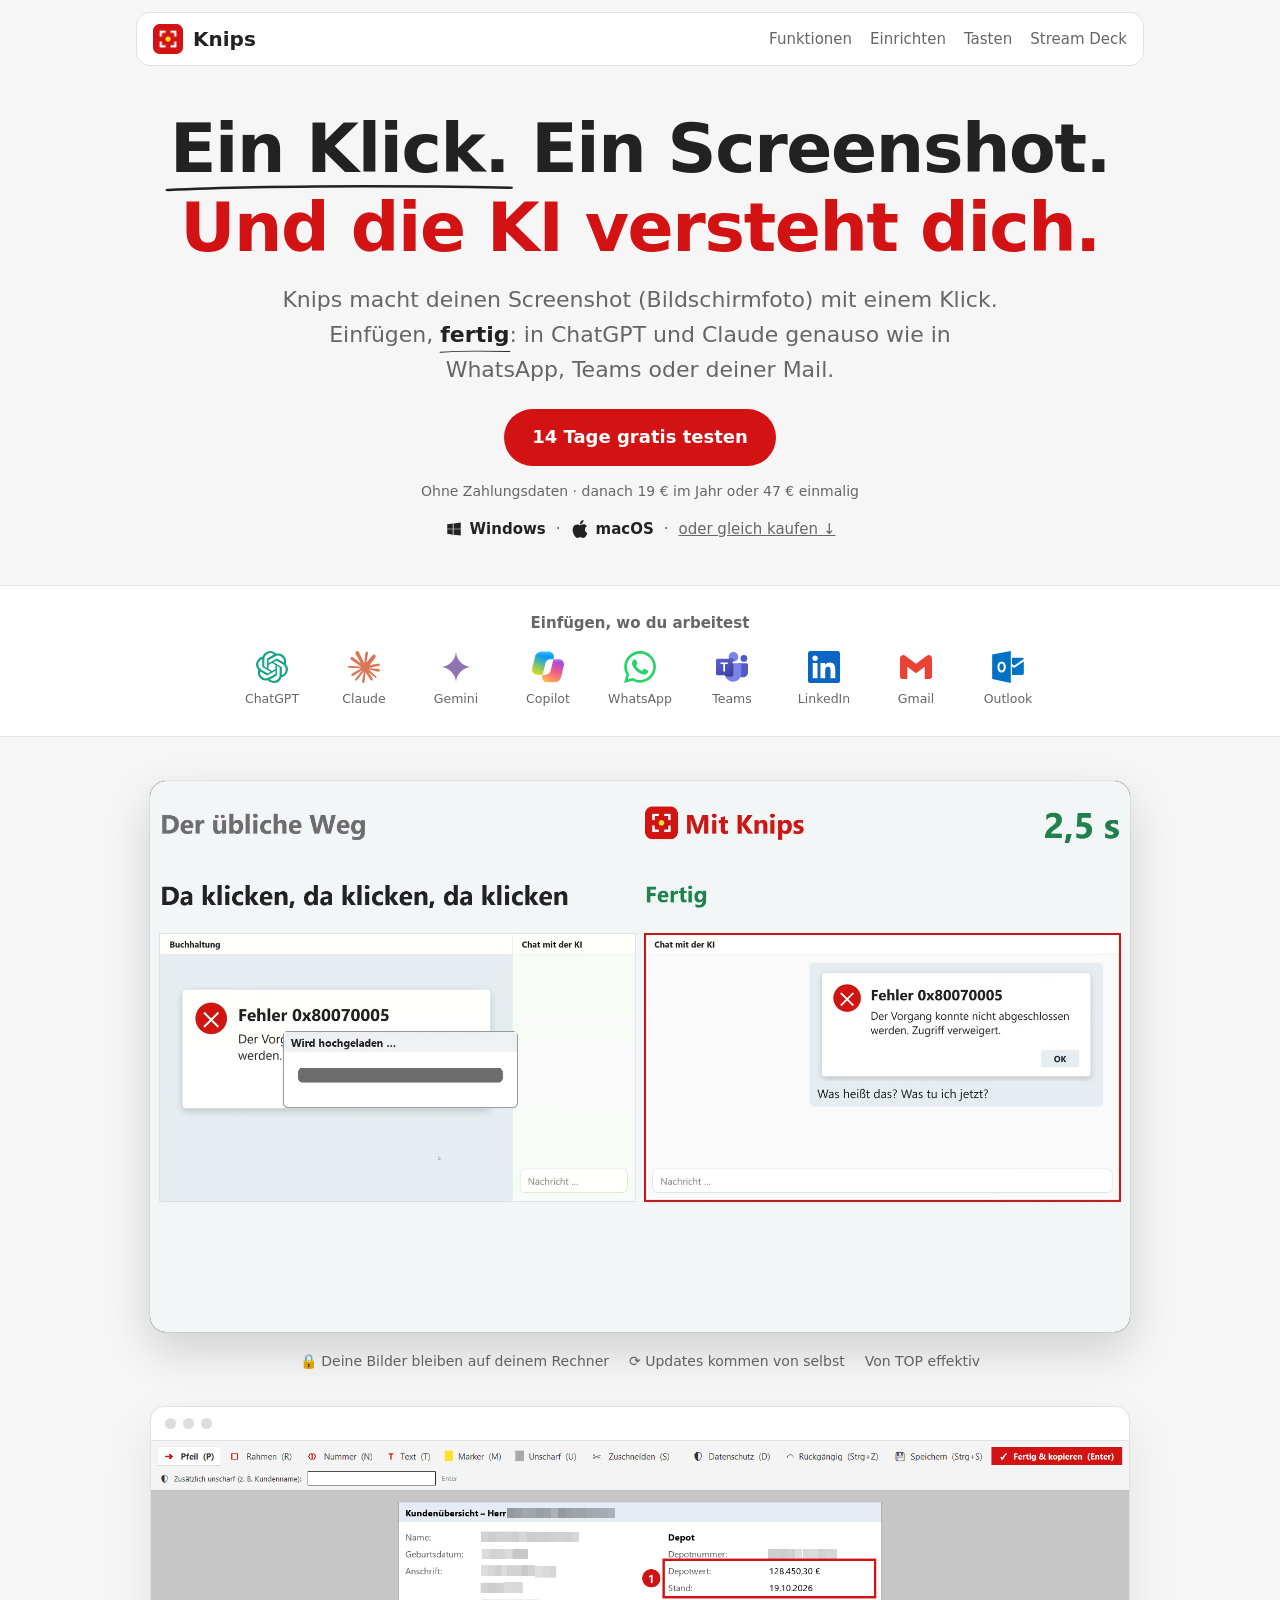
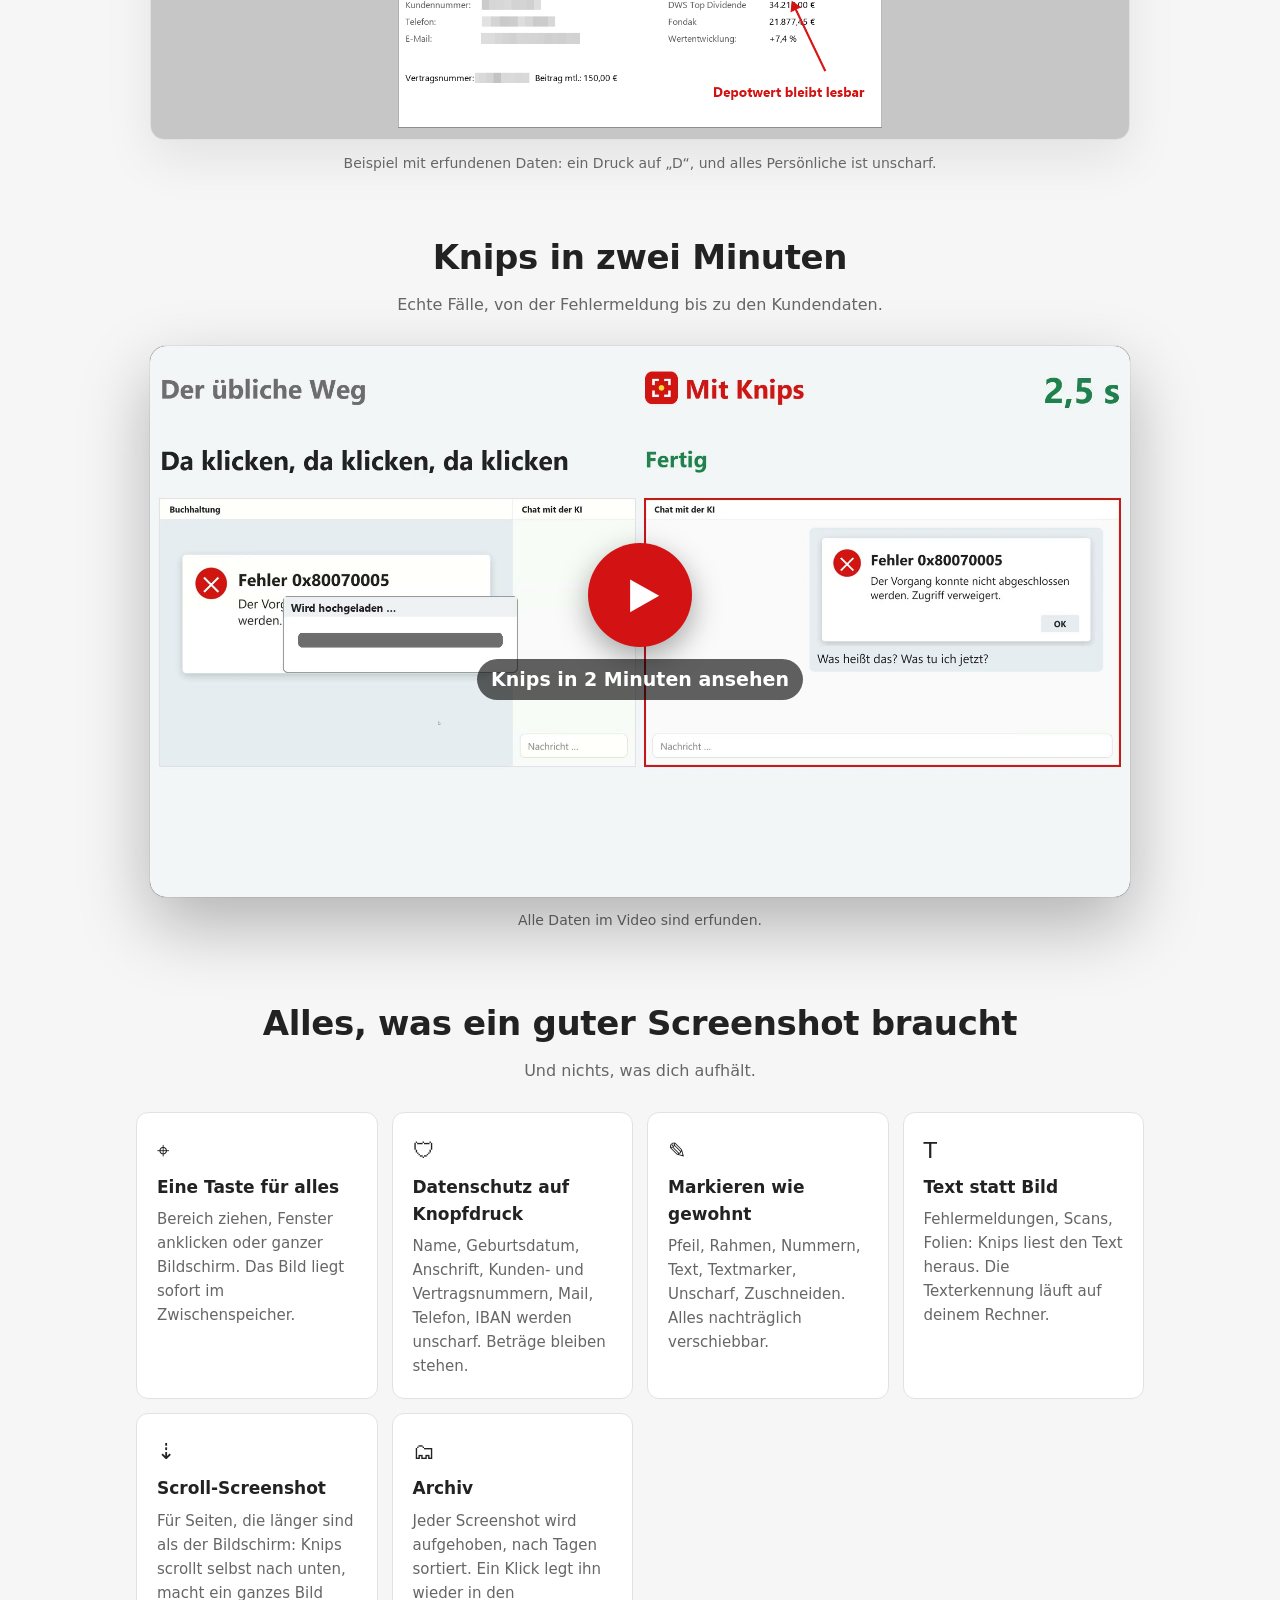
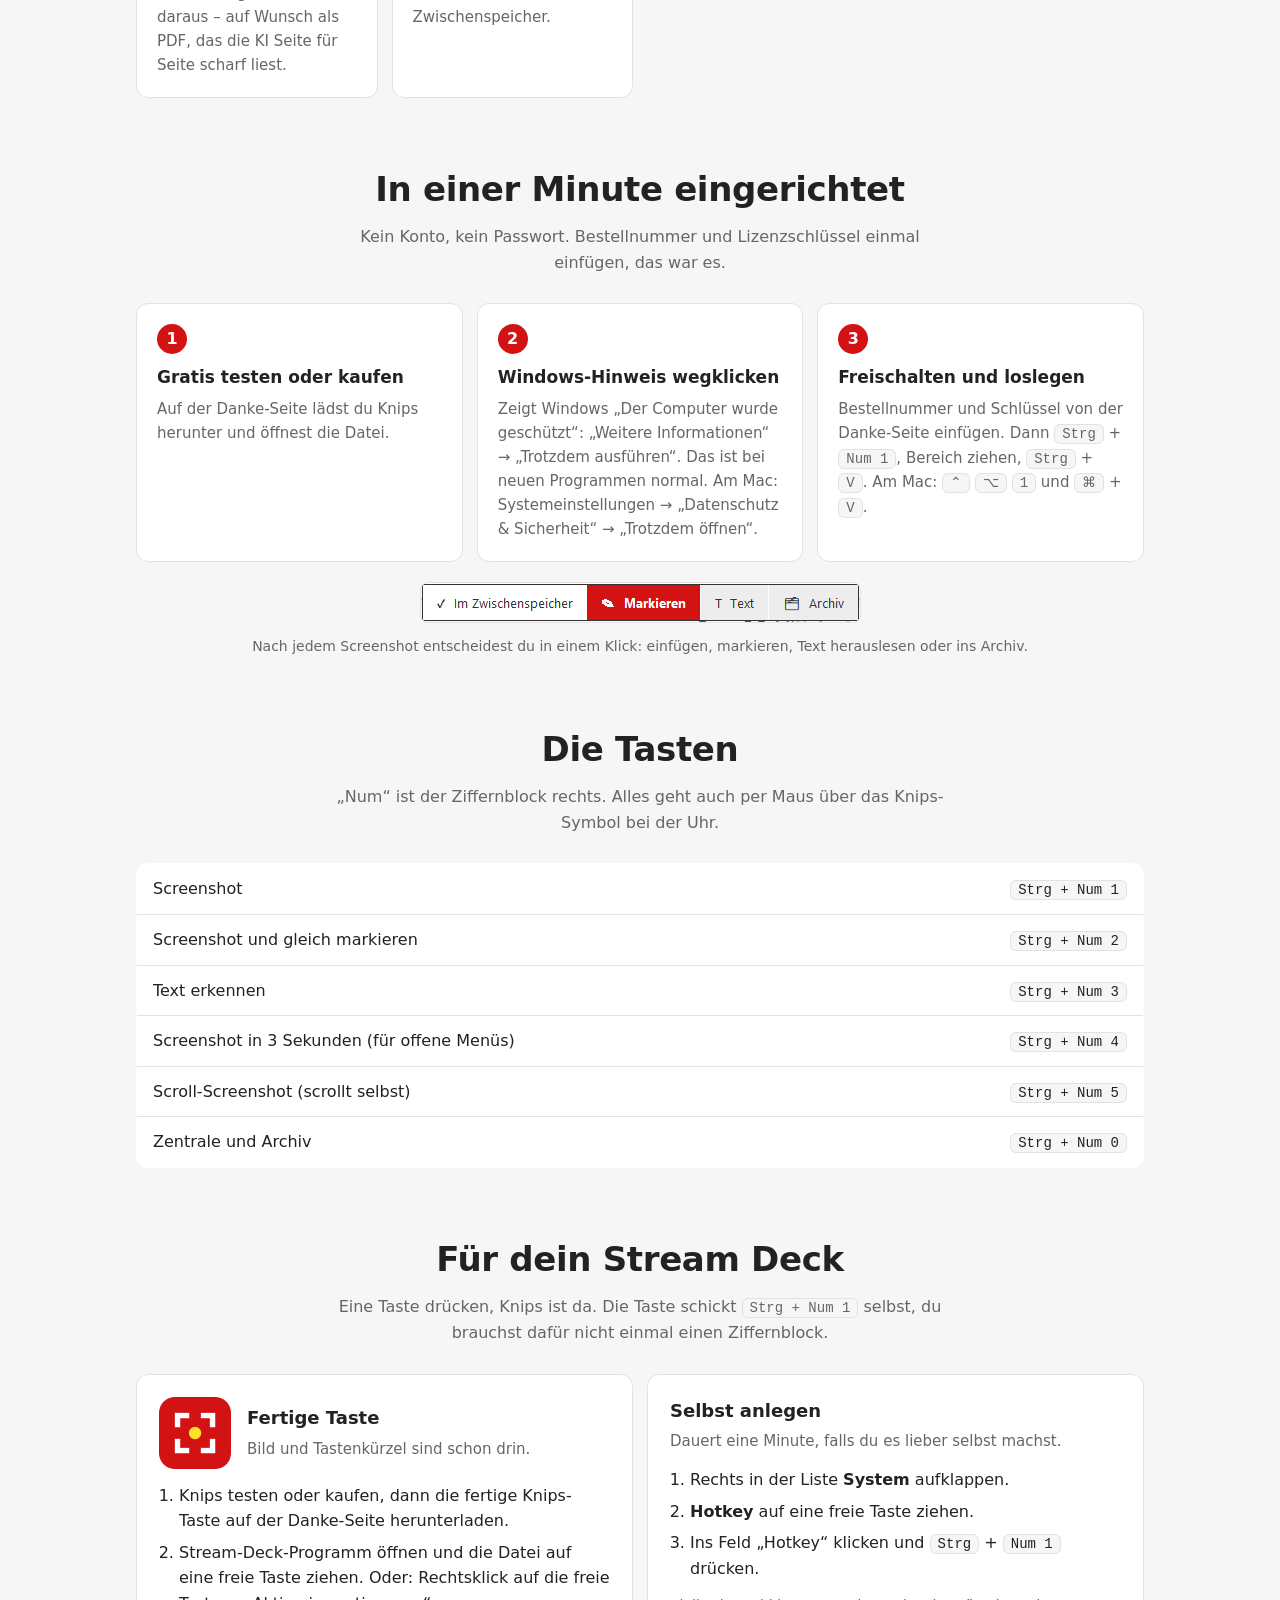
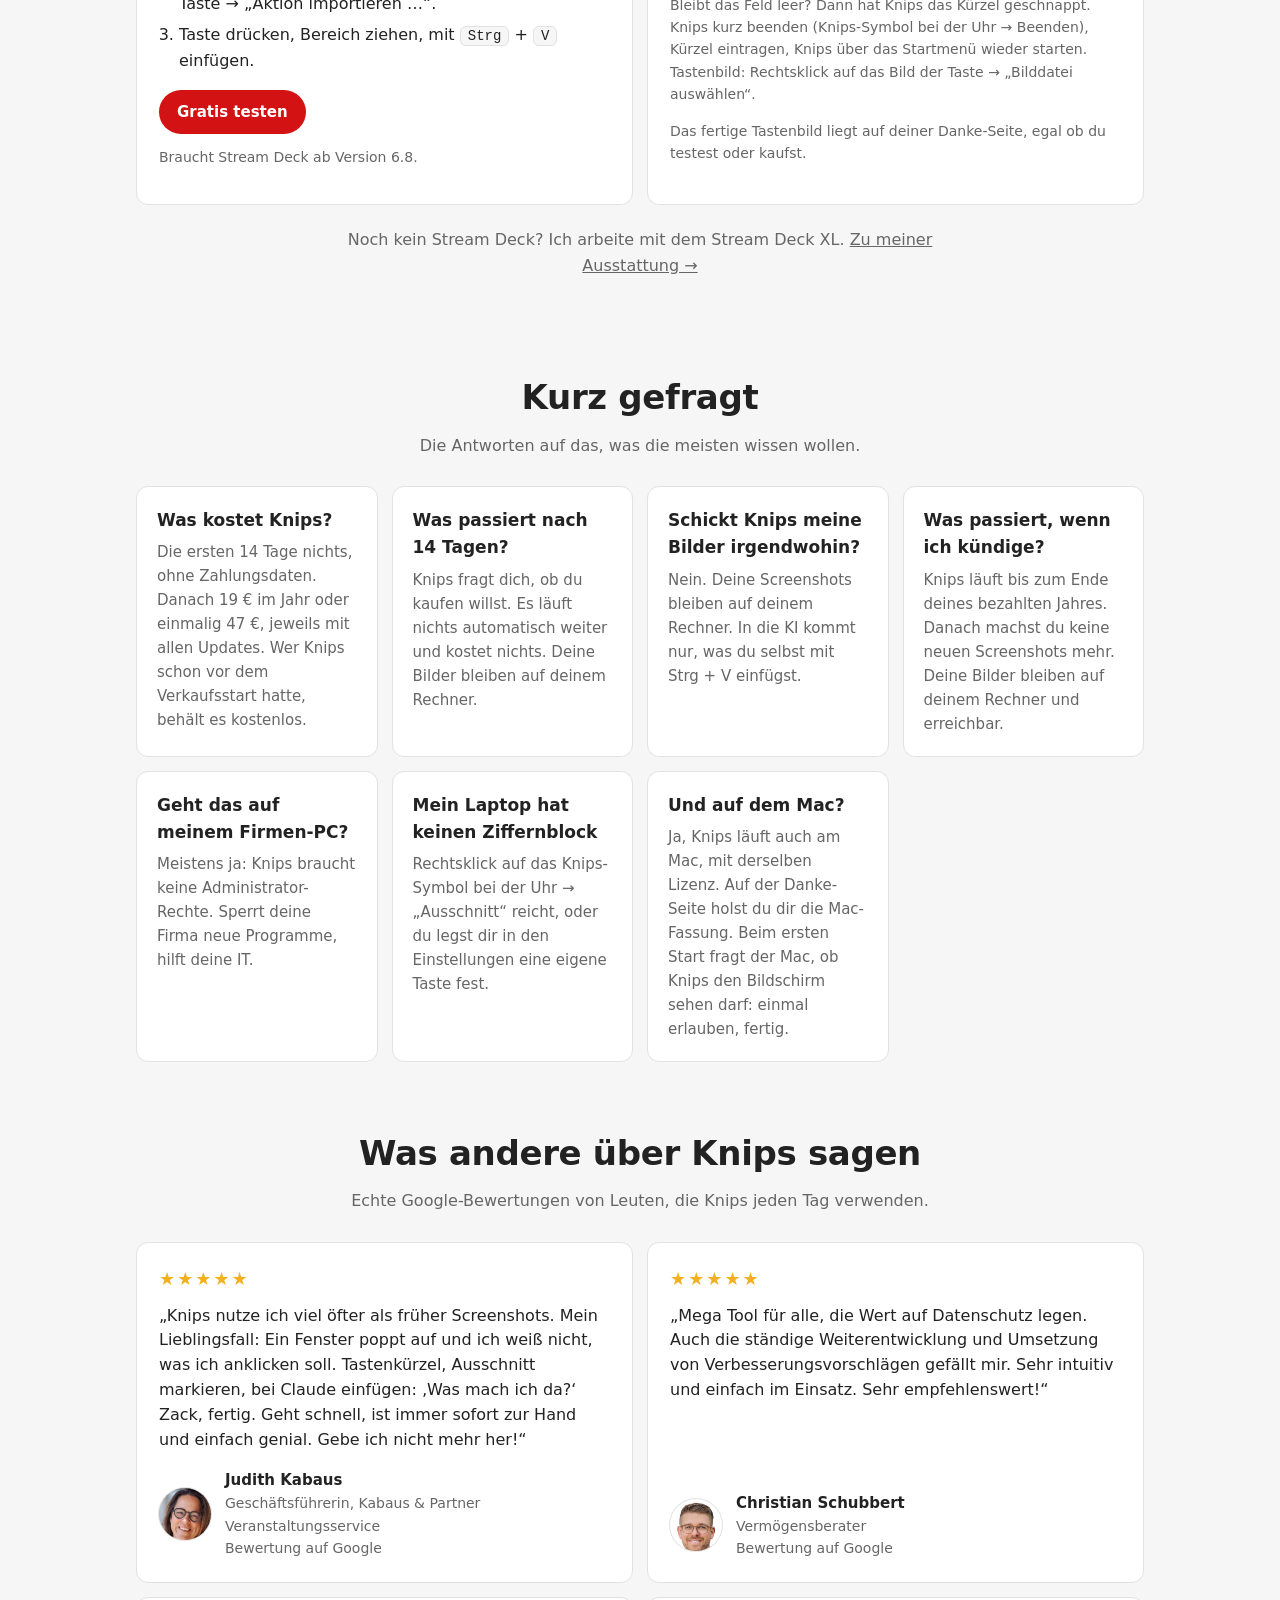
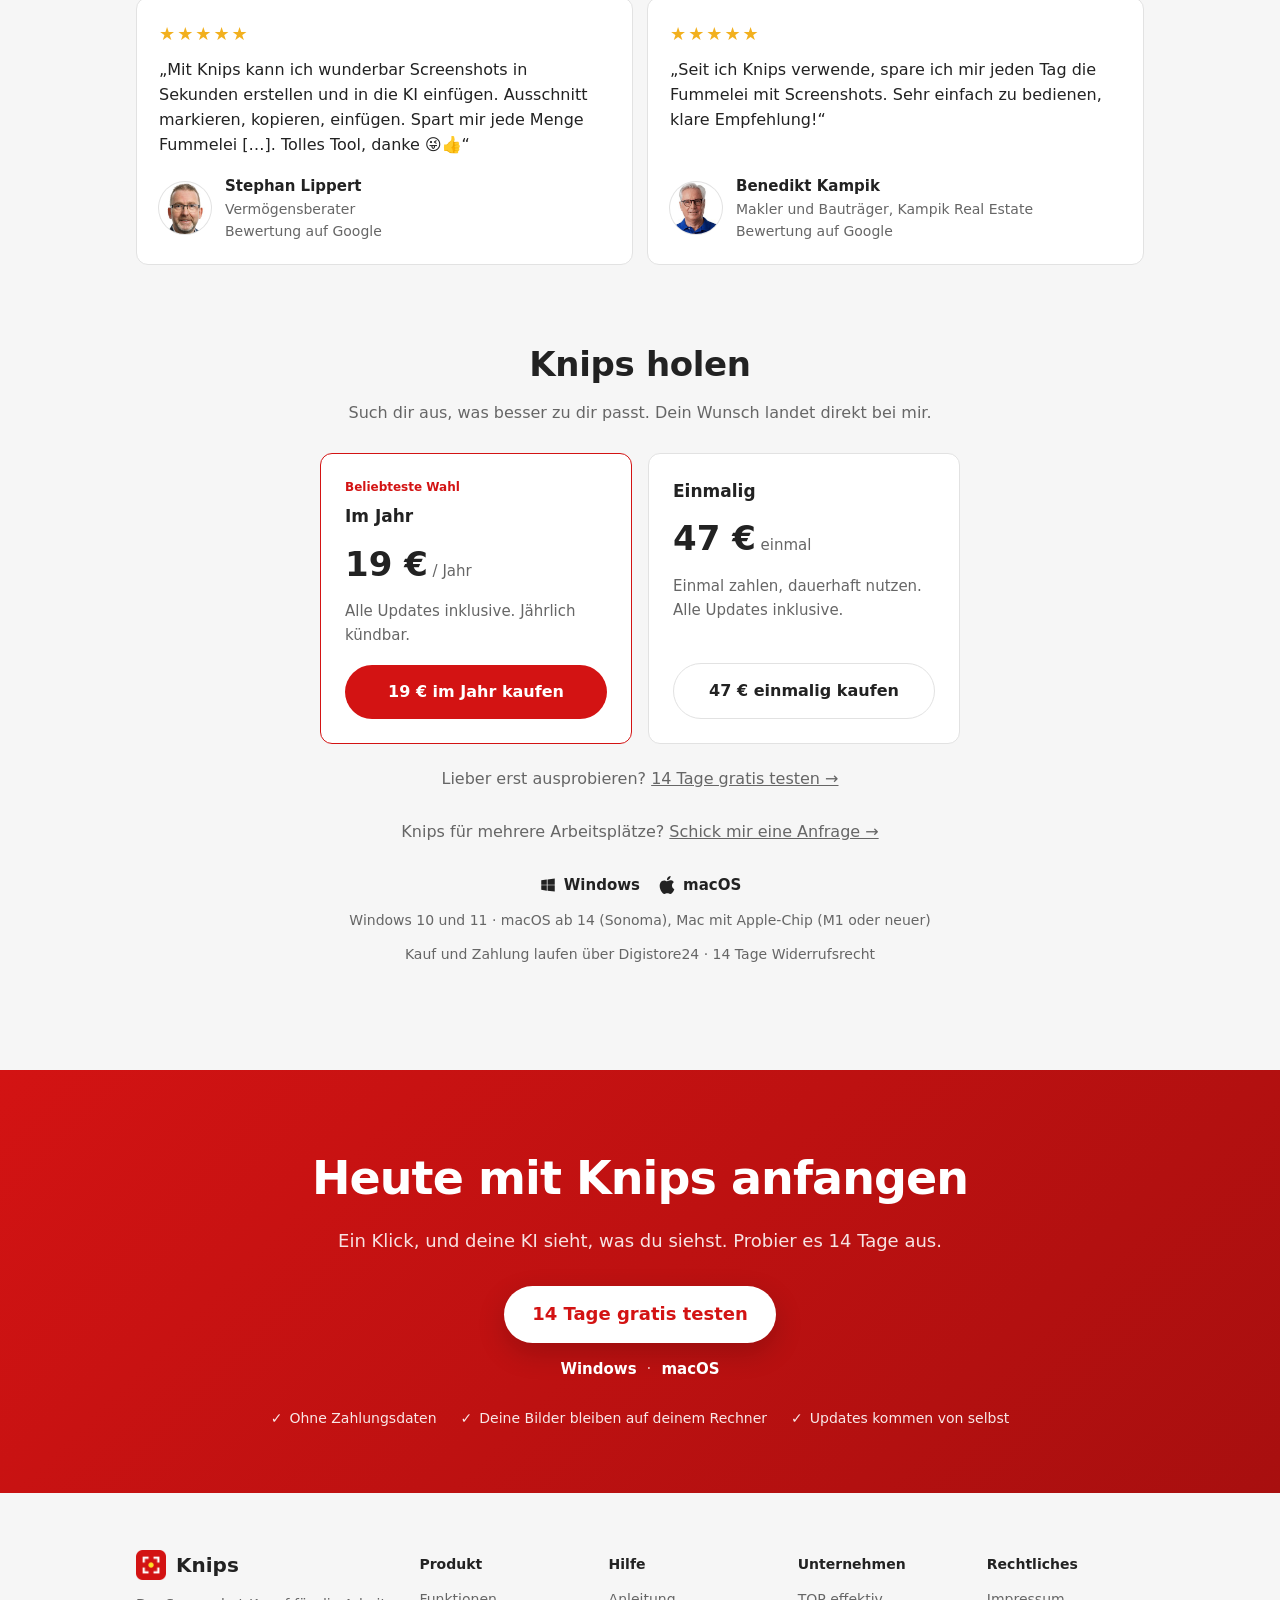
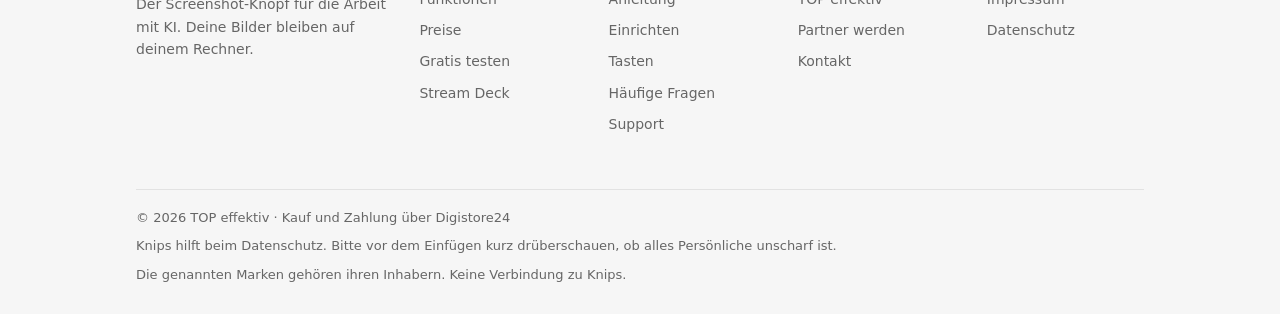
<file: index.html>
<!doctype html>
<html lang="de">
<head>
<meta charset="utf-8">
<meta name="viewport" content="width=device-width, initial-scale=1">
<title>Knips: das 1-Klick-Screenshot-Programm für Windows und Mac</title>
<meta name="description" content="Knips ist das 1-Klick-Screenshot-Programm für Windows und Mac: eine Taste, Bereich wählen, Strg+V. Für ChatGPT und Claude genauso wie für WhatsApp, Teams und Mail. Mit Datenschutz-Filter, Text erkennen, Scroll-Screenshot und Archiv.">
<link rel="icon" href="bilder/logo.png">
<link rel="canonical" href="https://123knips.com/">
<meta property="og:type" content="website">
<meta property="og:url" content="https://123knips.com/">
<meta property="og:site_name" content="Knips">
<meta property="og:locale" content="de_DE">
<meta property="og:title" content="Knips: der 1-Klick-Screenshot für ChatGPT, Claude, WhatsApp und Mail">
<meta property="og:description" content="Eine Taste, Bereich wählen, Strg+V: Knips bringt deinen Screenshot (Bildschirmfoto) in Sekunden dorthin, wo du ihn brauchst. Für Windows und Mac, 14 Tage gratis testen.">
<meta property="og:image" content="https://123knips.com/bilder/teilen.png">
<meta property="og:image:width" content="1200">
<meta property="og:image:height" content="630">
<meta property="og:image:alt" content="Knips, der 1-Klick-Screenshot für Windows und Mac">
<meta name="twitter:card" content="summary_large_image">
<script type="application/ld+json">
{
  "@context": "https://schema.org",
  "@graph": [
    {
      "@type": "Organization",
      "@id": "https://123knips.com/#anbieter",
      "name": "TOP effektiv",
      "url": "https://top-effektiv.com",
      "founder": { "@type": "Person", "name": "Norbert Kloiber" }
    },
    {
      "@type": "SoftwareApplication",
      "@id": "https://123knips.com/#knips",
      "name": "Knips",
      "url": "https://123knips.com/",
      "description": "Knips ist ein Screenshot-Programm (Bildschirmfoto mit einem Klick) für Windows und Mac: eine Taste, Bereich wählen, Strg+V. Gemacht für die Arbeit mit KI wie ChatGPT und Claude, genauso für WhatsApp, Teams und Mail. Mit Datenschutz-Filter, Text erkennen, Scroll-Screenshot und Archiv. Die Bilder bleiben auf dem eigenen Rechner.",
      "applicationCategory": "MultimediaApplication",
      "operatingSystem": "Windows 10, Windows 11, macOS 14 oder neuer",
      "inLanguage": "de",
      "image": "https://123knips.com/bilder/teilen.png",
      "publisher": { "@id": "https://123knips.com/#anbieter" },
      "offers": [
        {
          "@type": "Offer",
          "name": "Knips im Jahr",
          "price": "19.00",
          "priceCurrency": "EUR",
          "url": "https://www.digistore24.com/product/757565"
        },
        {
          "@type": "Offer",
          "name": "Knips einmalig",
          "price": "47.00",
          "priceCurrency": "EUR",
          "url": "https://www.digistore24.com/product/757565?plan=1546901"
        },
        {
          "@type": "Offer",
          "name": "Knips 14 Tage gratis testen",
          "price": "0",
          "priceCurrency": "EUR",
          "url": "https://www.digistore24.com/product/761216"
        }
      ]
    },
    {
      "@type": "FAQPage",
      "@id": "https://123knips.com/#fragen",
      "mainEntity": [
        { "@type": "Question", "name": "Was kostet Knips?",
          "acceptedAnswer": { "@type": "Answer", "text": "Die ersten 14 Tage nichts, ohne Zahlungsdaten. Danach 19 € im Jahr oder einmalig 47 €, jeweils mit allen Updates. Wer Knips schon vor dem Verkaufsstart hatte, behält es kostenlos." } },
        { "@type": "Question", "name": "Was passiert nach 14 Tagen?",
          "acceptedAnswer": { "@type": "Answer", "text": "Knips fragt dich, ob du kaufen willst. Es läuft nichts automatisch weiter und kostet nichts. Deine Bilder bleiben auf deinem Rechner." } },
        { "@type": "Question", "name": "Schickt Knips meine Bilder irgendwohin?",
          "acceptedAnswer": { "@type": "Answer", "text": "Nein. Deine Screenshots bleiben auf deinem Rechner. In die KI kommt nur, was du selbst mit Strg + V einfügst." } },
        { "@type": "Question", "name": "Was passiert, wenn ich kündige?",
          "acceptedAnswer": { "@type": "Answer", "text": "Knips läuft bis zum Ende deines bezahlten Jahres. Danach machst du keine neuen Screenshots mehr. Deine Bilder bleiben auf deinem Rechner und erreichbar." } },
        { "@type": "Question", "name": "Geht das auf meinem Firmen-PC?",
          "acceptedAnswer": { "@type": "Answer", "text": "Meistens ja: Knips braucht keine Administrator-Rechte. Sperrt deine Firma neue Programme, hilft deine IT." } },
        { "@type": "Question", "name": "Mein Laptop hat keinen Ziffernblock",
          "acceptedAnswer": { "@type": "Answer", "text": "Rechtsklick auf das Knips-Symbol bei der Uhr → „Ausschnitt“ reicht, oder du legst dir in den Einstellungen eine eigene Taste fest." } },
        { "@type": "Question", "name": "Und auf dem Mac?",
          "acceptedAnswer": { "@type": "Answer", "text": "Ja, Knips läuft auch am Mac, mit derselben Lizenz. Auf der Danke-Seite holst du dir die Mac-Fassung. Beim ersten Start fragt der Mac, ob Knips den Bildschirm sehen darf: einmal erlauben, fertig." } }
      ]
    }
  ]
}
</script>
<style>
  :root {
    --rot: #D31313; --rot-dunkel: #A80F0F; --gelb: #FFE228;
    --text: #222; --leise: #666; --linie: #E2E2E2; --grund: #F6F6F6; --karte: #fff;
  }
  @media (prefers-color-scheme: dark) {
    :root { --text: #EEE; --leise: #AAA; --linie: #333; --grund: #161616; --karte: #1F1F1F; }
  }
  * { box-sizing: border-box; }
  body { margin: 0; font-family: "Segoe UI", system-ui, -apple-system, Roboto, Arial, sans-serif;
         color: var(--text); background: var(--grund); line-height: 1.6; }
  a { color: inherit; }
  .huelle { max-width: 1040px; margin: 0 auto; padding: 0 16px; }

  /* Kopfleiste */
  .kopf { position: sticky; top: 12px; z-index: 5; margin-top: 12px; }
  .kopf nav { display: flex; align-items: center; gap: 18px; background: var(--karte);
              border: 1px solid var(--linie); border-radius: 14px; padding: 10px 16px; }
  .marke { display: flex; align-items: center; gap: 10px; font-weight: 700; font-size: 20px; text-decoration: none; }
  .marke img { width: 30px; height: 30px; }
  .kopf .links { margin-left: auto; display: flex; gap: 18px; font-size: 15px; }
  .kopf .links a { text-decoration: none; color: var(--leise); }
  .kopf .links a:hover { color: var(--text); }
  @media (max-width: 640px) { .kopf .links a.weg { display: none; } }

  /* Held */
  .held { text-align: center; padding: 44px 0 0; }
  h1 { font-size: clamp(38px, 7vw, 68px); line-height: 1.16; margin: 0 0 14px; letter-spacing: -.02em; }
  h1 span { color: var(--rot); }
  .unter { font-size: clamp(18px, 2.4vw, 22px); color: var(--leise); max-width: 720px; margin: 0 auto; }
  .nur-handy { display: none; }
  @media (max-width: 640px) { .nur-handy { display: inline; } }
  .strich { position: relative; display: inline-block; font-style: normal; }
  .strich svg { position: absolute; left: -2%; bottom: -.08em; width: 104%; height: .16em; overflow: visible; }
  .strich path { fill: none; stroke: currentColor; stroke-width: 3.2; stroke-linecap: round; stroke-linejoin: round;
                 stroke-dasharray: 1; stroke-dashoffset: 1; animation: strich-ziehen .6s ease-out .35s forwards; }
  .unter .strich { color: var(--text); font-weight: 600; }
  .unter .strich path { animation-delay: 1s; }
  @keyframes strich-ziehen { to { stroke-dashoffset: 0; } }
  @media (prefers-reduced-motion: reduce) { .strich path { animation: none; stroke-dashoffset: 0; } }
  .aktion { text-align: center; }
  .aktion .knopf { margin-top: 22px; }
  .film.beweis { box-shadow: 0 0 0 1px rgba(0,0,0,.06), 0 18px 46px rgba(0,0,0,.16); margin-top: 44px; }

  /* Video als Hauptdarsteller */
  .film { position: relative; margin: 26px auto 0; max-width: 980px; border-radius: 16px; overflow: hidden;
          background: #000; box-shadow: 0 0 0 1px rgba(0,0,0,.06), 0 28px 70px rgba(0,0,0,.28); }
  .film video { display: block; width: 100%; height: auto; }
  .start { position: absolute; inset: 0; width: 100%; height: 100%; border: 0; padding: 0; cursor: pointer;
           background: transparent; display: flex; flex-direction: column; align-items: center; justify-content: center; gap: 12px;
           font: inherit; color: #fff; }
  .start:hover .kreis { transform: scale(1.07); background: var(--rot-dunkel); }
  .kreis { width: clamp(68px, 11vw, 104px); height: clamp(68px, 11vw, 104px); border-radius: 50%; background: var(--rot);
           display: grid; place-items: center; box-shadow: 0 10px 30px rgba(0,0,0,.35); transition: transform .15s; }
  .kreis svg { width: 42%; height: 42%; margin-left: 5%; fill: #fff; }
  .start b { font-size: clamp(15px, 2vw, 19px); background: rgba(0,0,0,.62); padding: 5px 14px; border-radius: 999px; }
  .knopf { display: inline-flex; align-items: center; gap: 10px; margin-top: 30px; background: var(--rot); color: #fff;
           text-decoration: none; font-weight: 700; font-size: 18px; padding: 14px 28px; border-radius: 999px; }
  .knopf:hover { background: var(--rot-dunkel); }
  .klein { margin-top: 12px; font-size: 14px; color: var(--leise); }
  .systeme { display: flex; justify-content: center; gap: 18px; margin-top: 14px; font-size: 15px; font-weight: 600; color: var(--text); }
  .systeme span { display: inline-flex; align-items: center; gap: 7px; }
  .systeme svg { width: 18px; height: 18px; fill: currentColor; }
  .vertrauen { display: flex; justify-content: center; flex-wrap: wrap; gap: 8px 20px; margin-top: 18px; font-size: 14px; color: var(--leise); }


  /* Stream Deck */
  .wege { display: grid; grid-template-columns: repeat(auto-fit, minmax(300px, 1fr)); gap: 14px; }
  .weg-karte { background: var(--karte); border: 1px solid var(--linie); border-radius: 12px; padding: 22px; }
  .weg-karte h3 { margin: 0 0 4px; font-size: 18px; }
  .weg-karte .leise { color: var(--leise); font-size: 15px; margin: 0 0 14px; }
  .weg-karte ol { margin: 0; padding-left: 20px; } .weg-karte li { margin: 6px 0; }
  .tastenbild { display: flex; align-items: center; gap: 16px; margin-bottom: 14px; }
  .tastenbild img { width: 72px; height: 72px; border-radius: 14px; }
  .knopf.klein-knopf { margin-top: 0; font-size: 15px; padding: 10px 18px; }
  .knopf.zweit { background: transparent; color: var(--text); border: 1px solid var(--linie); }
  .knopf.zweit:hover { background: var(--grund); }
  .knopfreihe { display: flex; flex-wrap: wrap; gap: 10px; margin-top: 16px; }

  /* Bild in Fensterrahmen */
  .buehne { margin: 34px auto 0; max-width: 980px; background: var(--karte); border: 1px solid var(--linie);
            border-radius: 14px; overflow: hidden; box-shadow: 0 20px 50px rgba(0,0,0,.08); }
  .buehne .leiste { height: 34px; display: flex; align-items: center; gap: 7px; padding: 0 14px; border-bottom: 1px solid var(--linie); }
  .buehne .leiste i { width: 11px; height: 11px; border-radius: 50%; background: #DDD; display: block; }
  .buehne img, .buehne video { display: block; width: 100%; height: auto; }
  /* Logo-Zeile als helles Band über die ganze Breite: trennt den Kopfbereich ruhig vom Rest.
     Das Band ist ein border-image, das seitlich hinausragt; das erzeugt kein Seitwärts-Scrollen */
  .ueberall { margin: 44px auto 0; padding: 26px 0 28px; text-align: center;
              border-image: linear-gradient(var(--linie) 0 1px, var(--karte) 1px calc(100% - 1px), var(--linie) calc(100% - 1px)) fill 0 / 0 / 0 100vw; }
  .ueberall-titel { font-size: 15px; font-weight: 600; color: var(--leise); }
  .marken { display: flex; justify-content: center; flex-wrap: wrap; gap: 14px 26px; margin-top: 16px; }
  .marken div { width: 66px; }
  .marken img { display: block; width: 32px; height: 32px; margin: 0 auto; }
  .marken span { display: block; margin-top: 6px; font-size: 12.5px; color: var(--leise); }
  @media (max-width: 480px) { .marken { gap: 14px 0; } .marken div { width: 33%; } }
  .bildtext { text-align: center; color: var(--leise); font-size: 14px; margin: 12px 0 0; }

  /* Abschnitte */
  section { padding: 56px 0 8px; scroll-margin-top: 70px; }
  h2 { font-size: clamp(26px, 4vw, 34px); margin: 0 0 8px; text-align: center; letter-spacing: -.01em; }
  .zwischen { text-align: center; color: var(--leise); margin: 0 auto 28px; max-width: 620px; }
  .raster { display: grid; grid-template-columns: repeat(auto-fit, minmax(240px, 1fr)); gap: 14px; }
  .karte { background: var(--karte); border: 1px solid var(--linie); border-radius: 12px; padding: 20px; }
  .karte h3 { margin: 0 0 6px; font-size: 17px; }
  .karte p { margin: 0; color: var(--leise); font-size: 15px; }
  .zeichen { font-size: 22px; margin-bottom: 6px; }
  .schritt b { display: inline-grid; place-items: center; width: 30px; height: 30px; border-radius: 50%;
               background: var(--rot); color: #fff; margin-bottom: 10px; }
  .hinweisbild { display: block; max-width: 100%; margin: 20px auto 0; border: 1px solid var(--linie); border-radius: 8px; }
  .taste { font-family: Consolas, monospace; background: var(--grund); border: 1px solid var(--linie);
           border-radius: 6px; padding: 1px 7px; font-size: 14px; white-space: nowrap; }
  table { width: 100%; border-collapse: collapse; background: var(--karte); border: 1px solid var(--linie); border-radius: 12px; overflow: hidden; }
  td { padding: 12px 16px; border-bottom: 1px solid var(--linie); }
  tr:last-child td { border-bottom: 0; }
  td:last-child { text-align: right; }
  .abschluss { text-align: center; padding: 64px 0; }
  .neuigkeiten { max-width: 720px; margin: 0 auto; background: var(--karte); border: 1px solid var(--linie); border-radius: 12px; padding: 6px 22px; }
  .neu-eintrag { display: grid; grid-template-columns: 170px 1fr; gap: 12px; padding: 12px 0; border-bottom: 1px solid var(--linie); }
  .neu-eintrag:last-child { border-bottom: 0; }
  .neu-eintrag p { margin: 0; color: var(--leise); font-size: 15px; }
  .neu-datum { font-size: 13px; font-weight: 700; color: var(--rot); white-space: nowrap; }
  .neu-eintrag:not(:first-child) .neu-datum { color: var(--leise); }
  @media (max-width: 560px) { .neu-eintrag { grid-template-columns: 1fr; gap: 2px; } }
  .gleich-kaufen { color: var(--leise); font-weight: 400; }
  .systeme .punkt { color: var(--leise); font-weight: 400; margin: 0 -8px; }
  #preise { scroll-margin-top: 96px; }
  .aktion .klein { margin-top: 14px; }
  .gleich-kaufen:hover { color: var(--text); }
  .preise { display: grid; grid-template-columns: repeat(auto-fit, minmax(260px, 1fr)); gap: 16px; max-width: 640px; margin: 0 auto 22px; text-align: left; }
  .preis { background: var(--karte); border: 1px solid var(--linie); border-radius: 12px; padding: 24px; display: flex; flex-direction: column; }
  .preis.haupt { border-color: var(--rot); }
  .preis h3 { margin: 0; font-size: 17px; }
  .preis .schild { align-self: flex-start; font-size: 12px; font-weight: 700; color: var(--rot); margin-bottom: 6px; }
  .preis .summe { font-size: 34px; font-weight: 700; margin: 6px 0 8px; }
  .preis .summe span { font-size: 15px; font-weight: 400; color: var(--leise); }
  .preis p { margin: 0 0 18px; color: var(--leise); font-size: 15px; flex: 1; }
  .preis .knopf { margin-top: 0; justify-content: center; font-size: 16px; }
  .fehler { color: var(--rot); margin: 0; font-size: 14px; min-height: 0; }
  /* Schluss-Aufruf: rotes Band über die ganze Breite (Webseiten-Standard Muster 1) */
  .schluss { margin-top: 40px; padding: 72px 0 64px; text-align: center; color: #fff;
             background: linear-gradient(135deg, var(--rot) 0%, var(--rot-dunkel) 100%); }
  .schluss h2 { font-size: clamp(30px, 5vw, 46px); margin: 0 0 12px; letter-spacing: -.02em; }
  .schluss .zwischen { color: rgba(255,255,255,.88); margin-bottom: 0; font-size: 18px; }
  .schluss .knopf { background: #fff; color: var(--rot); box-shadow: 0 10px 28px rgba(0,0,0,.18); }
  .schluss .knopf:hover { background: #FFF3F3; }
  .schluss .systeme { color: #fff; }
  .schluss .systeme .punkt { color: rgba(255,255,255,.7); }
  .schluss-punkte { display: flex; justify-content: center; flex-wrap: wrap; gap: 8px 24px; margin-top: 26px;
                    font-size: 14px; color: rgba(255,255,255,.9); }
  .schluss-punkte span::before { content: "✓"; margin-right: 7px; font-weight: 700; }

  /* Footer in Spalten (Webseiten-Standard Muster 2) */
  footer { padding: 56px 0 28px; color: var(--leise); font-size: 14px; }
  .fuss-raster { display: grid; grid-template-columns: 1.6fr repeat(4, 1fr); gap: 32px; }
  .fuss-marke p { margin: 12px 0 0; max-width: 280px; }
  .fuss-marke .marke { color: var(--text); }
  footer h4 { margin: 4px 0 12px; font-size: 14px; color: var(--text); }
  footer ul { list-style: none; margin: 0; padding: 0; }
  footer li { margin: 0 0 9px; }
  footer li a { text-decoration: none; }
  footer li a:hover { color: var(--text); text-decoration: underline; }
  .fuss-zeile { display: flex; flex-wrap: wrap; justify-content: space-between; gap: 8px 24px; margin-top: 44px;
                padding-top: 18px; border-top: 1px solid var(--linie); font-size: 13px; }
  @media (max-width: 760px) { .fuss-raster { grid-template-columns: 1fr 1fr; } .fuss-marke { grid-column: 1 / -1; } }
  /* Stimmen */
  .stimmen { display: grid; grid-template-columns: repeat(auto-fit, minmax(min(380px, 100%), 1fr)); gap: 14px; }
  .stimme { background: var(--karte); border: 1px solid var(--linie); border-radius: 12px; padding: 22px; display: flex; flex-direction: column; margin: 0; }
  .stimme .sterne { color: #F2B01E; font-size: 18px; letter-spacing: 2px; margin-bottom: 10px; }
  .stimme blockquote { margin: 0 0 16px; font-size: 16px; line-height: 1.55; flex: 1; }
  .stimme figcaption { font-size: 14px; color: var(--leise); display: flex; align-items: center; gap: 14px; }
  .stimme figcaption b { display: block; color: var(--text); font-size: 15px; }
  .stimme .avatar { flex: 0 0 52px; width: 52px; height: 52px; border-radius: 50%; overflow: hidden; background: var(--linie); color: var(--leise); display: flex; align-items: center; justify-content: center; font-weight: 700; font-size: 17px; letter-spacing: .5px; box-shadow: 0 0 0 1px var(--linie); }
  .stimme .avatar img { width: 100%; height: 100%; object-fit: cover; display: block; }
  .stimme.platzhalter { border-style: dashed; opacity: .55; }
</style>
</head>
<body>

<div class="huelle kopf">
  <nav>
    <a class="marke" href="#"><img src="bilder/logo.png" alt="">Knips</a>
    <div class="links">
      <a class="weg" href="#funktionen">Funktionen</a>
      <a class="weg" href="#einrichten">Einrichten</a>
      <a href="#tasten">Tasten</a>
      <a class="weg" href="#stream-deck">Stream Deck</a>
    </div>
  </nav>
</div>

<main class="huelle">
  <div class="held">
    <h1><em class="strich">Ein Klick.<svg viewBox="0 0 200 14" preserveAspectRatio="none" aria-hidden="true"><path pathLength="1" d="M3 9 C 45 4, 120 3, 197 6"/></svg></em> <br class="nur-handy">Ein Screenshot.<br><span>Und die KI versteht dich.</span></h1>
    <p class="unter">Knips macht deinen Screenshot (Bildschirmfoto) mit einem Klick. Einfügen, <em class="strich">fertig<svg viewBox="0 0 200 14" preserveAspectRatio="none" aria-hidden="true"><path pathLength="1" d="M3 9 C 45 4, 120 3, 197 6"/></svg></em>: in ChatGPT und Claude genauso wie in WhatsApp, Teams oder deiner Mail.</p>
  </div>



  <div class="aktion">
    <a class="knopf" href="https://www.digistore24.com/product/761216">14 Tage gratis testen</a>
    <div class="klein">Ohne Zahlungsdaten · danach 19 € im Jahr oder 47 € einmalig</div>
    <div class="systeme"><span><svg viewBox="0 0 24 24" aria-hidden="true"><path d="M3 5.6l7.4-1v7H3zM11.4 4.5L21 3.2v8.4h-9.6zM3 12.4h7.4v7.1L3 18.4zM11.4 12.4H21v8.4l-9.6-1.3z"/></svg>Windows</span><span class="punkt">·</span><span><svg viewBox="0 0 24 24" aria-hidden="true"><path d="M12.152 6.896c-.948 0-2.415-1.078-3.96-1.04-2.04.027-3.91 1.183-4.961 3.014-2.117 3.675-.546 9.103 1.519 12.09 1.013 1.454 2.208 3.09 3.792 3.039 1.52-.065 2.09-.987 3.935-.987 1.831 0 2.35.987 3.96.948 1.637-.026 2.676-1.48 3.676-2.948 1.156-1.688 1.636-3.325 1.662-3.415-.039-.013-3.182-1.221-3.22-4.857-.026-3.04 2.48-4.494 2.597-4.559-1.429-2.09-3.623-2.324-4.39-2.376-2-.156-3.675 1.09-4.61 1.09zM15.53 3.83c.843-1.012 1.4-2.427 1.245-3.83-1.207.052-2.662.805-3.532 1.818-.78.896-1.454 2.338-1.273 3.714 1.338.104 2.715-.688 3.559-1.701"/></svg>macOS</span><span class="punkt">·</span><a class="gleich-kaufen" href="#preise">oder gleich kaufen ↓</a></div>
  </div>
  <div class="ueberall">
    <div class="ueberall-titel">Einfügen, wo du arbeitest</div>
    <div class="marken">
      <div><img src="bilder/marken/chatgpt.svg" alt=""><span>ChatGPT</span></div>
      <div><img src="bilder/marken/claude.svg" alt=""><span>Claude</span></div>
      <div><img src="bilder/marken/gemini.svg" alt=""><span>Gemini</span></div>
      <div><img src="bilder/marken/copilot.svg" alt=""><span>Copilot</span></div>
      <div><img src="bilder/marken/whatsapp.svg" alt=""><span>WhatsApp</span></div>
      <div><img src="bilder/marken/teams.svg" alt=""><span>Teams</span></div>
      <div><img src="bilder/marken/linkedin.svg" alt=""><span>LinkedIn</span></div>
      <div><img src="bilder/marken/gmail.svg" alt=""><span>Gmail</span></div>
      <div><img src="bilder/marken/outlook.svg" alt=""><span>Outlook</span></div>
    </div>
  </div>
  <div class="film beweis">
    <video autoplay muted loop playsinline preload="auto" poster="video/knips-vorschau.jpg" aria-label="Kurze Vorführung: links der übliche Weg, rechts Knips, fertig in 2,5 Sekunden">
      <source src="video/knips-rennen.mp4" type="video/mp4">
    </video>
  </div>
  <div class="vertrauen"><span>🔒 Deine Bilder bleiben auf deinem Rechner</span><span>⟳ Updates kommen von selbst</span><span>Von TOP effektiv</span></div>

  <div class="buehne">
    <div class="leiste"><i></i><i></i><i></i></div>
    <img src="bilder/knips-markieren.png" alt="Knips markiert einen Kundenbildschirm: Name, Geburtsdatum und Nummern unscharf, Depotwerte lesbar, dazu Pfeil, Rahmen und Nummer.">
  </div>
  <p class="bildtext">Beispiel mit erfundenen Daten: ein Druck auf „D“, und alles Persönliche ist unscharf.</p>


  <section id="video">
    <h2>Knips in zwei Minuten</h2>
    <p class="zwischen">Echte Fälle, von der Fehlermeldung bis zu den Kundendaten.</p>
  <div class="film">
    <video id="film" playsinline preload="metadata" poster="video/knips-vorschau.jpg">
      <source src="video/knips.mp4" type="video/mp4">
    </video>
    <button class="start" id="start" type="button" aria-label="Video abspielen">
      <span class="kreis"><svg viewBox="0 0 24 24" aria-hidden="true"><path d="M5 3l16 9-16 9z"/></svg></span>
      <b>Knips in 2 Minuten ansehen</b>
    </button>
  </div>
  <p class="bildtext">Alle Daten im Video sind erfunden.</p>
  </section>

  <section id="funktionen">
    <h2>Alles, was ein guter Screenshot braucht</h2>
    <p class="zwischen">Und nichts, was dich aufhält.</p>
    <div class="raster">
      <div class="karte"><div class="zeichen">⌖</div><h3>Eine Taste für alles</h3><p>Bereich ziehen, Fenster anklicken oder ganzer Bildschirm. Das Bild liegt sofort im Zwischenspeicher.</p></div>
      <div class="karte"><div class="zeichen">🛡</div><h3>Datenschutz auf Knopfdruck</h3><p>Name, Geburtsdatum, Anschrift, Kunden- und Vertragsnummern, Mail, Telefon, IBAN werden unscharf. Beträge bleiben stehen.</p></div>
      <div class="karte"><div class="zeichen">✎</div><h3>Markieren wie gewohnt</h3><p>Pfeil, Rahmen, Nummern, Text, Textmarker, Unscharf, Zuschneiden. Alles nachträglich verschiebbar.</p></div>
      <div class="karte"><div class="zeichen">T</div><h3>Text statt Bild</h3><p>Fehlermeldungen, Scans, Folien: Knips liest den Text heraus. Die Texterkennung läuft auf deinem Rechner.</p></div>
      <div class="karte"><div class="zeichen">⇣</div><h3>Scroll-Screenshot</h3><p>Für Seiten, die länger sind als der Bildschirm: Knips scrollt selbst nach unten, macht ein ganzes Bild daraus – auf Wunsch als PDF, das die KI Seite für Seite scharf liest.</p></div>
      <div class="karte"><div class="zeichen">🗂</div><h3>Archiv</h3><p>Jeder Screenshot wird aufgehoben, nach Tagen sortiert. Ein Klick legt ihn wieder in den Zwischenspeicher.</p></div>
    </div>
  </section>

  <section id="einrichten">
    <h2>In einer Minute eingerichtet</h2>
    <p class="zwischen">Kein Konto, kein Passwort. Bestellnummer und Lizenzschlüssel einmal einfügen, das war es.</p>
    <div class="raster">
      <div class="karte schritt"><b>1</b><h3>Gratis testen oder kaufen</h3><p>Auf der Danke-Seite lädst du Knips herunter und öffnest die Datei.</p></div>
      <div class="karte schritt"><b>2</b><h3>Windows-Hinweis wegklicken</h3><p>Zeigt Windows „Der Computer wurde geschützt“: „Weitere Informationen“ → „Trotzdem ausführen“. Das ist bei neuen Programmen normal. Am Mac: Systemeinstellungen → „Datenschutz &amp; Sicherheit“ → „Trotzdem öffnen“.</p></div>
      <div class="karte schritt"><b>3</b><h3>Freischalten und loslegen</h3><p>Bestellnummer und Schlüssel von der Danke-Seite einfügen. Dann <span class="taste">Strg</span> + <span class="taste">Num 1</span>, Bereich ziehen, <span class="taste">Strg</span> + <span class="taste">V</span>. Am Mac: <span class="taste">⌃</span> <span class="taste">⌥</span> <span class="taste">1</span> und <span class="taste">⌘</span> + <span class="taste">V</span>.</p></div>
    </div>
    <img class="hinweisbild" src="bilder/knips-hinweis.png" alt="Nach dem Screenshot: Im Zwischenspeicher · Markieren · Text · Archiv">
    <p class="bildtext">Nach jedem Screenshot entscheidest du in einem Klick: einfügen, markieren, Text herauslesen oder ins Archiv.</p>
  </section>

  <section id="tasten">
    <h2>Die Tasten</h2>
    <p class="zwischen">„Num“ ist der Ziffernblock rechts. Alles geht auch per Maus über das Knips-Symbol bei der Uhr.</p>
    <table>
      <tr><td>Screenshot</td><td><span class="taste">Strg + Num 1</span></td></tr>
      <tr><td>Screenshot und gleich markieren</td><td><span class="taste">Strg + Num 2</span></td></tr>
      <tr><td>Text erkennen</td><td><span class="taste">Strg + Num 3</span></td></tr>
      <tr><td>Screenshot in 3 Sekunden (für offene Menüs)</td><td><span class="taste">Strg + Num 4</span></td></tr>
      <tr><td>Scroll-Screenshot (scrollt selbst)</td><td><span class="taste">Strg + Num 5</span></td></tr>
      <tr><td>Zentrale und Archiv</td><td><span class="taste">Strg + Num 0</span></td></tr>
    </table>
  </section>


  <section id="stream-deck">
    <h2>Für dein Stream Deck</h2>
    <p class="zwischen">Eine Taste drücken, Knips ist da. Die Taste schickt <span class="taste">Strg + Num 1</span> selbst, du brauchst dafür nicht einmal einen Ziffernblock.</p>
    <div class="wege">
      <div class="weg-karte">
        <div class="tastenbild"><img src="streamdeck/Knips-Taste-288.png" alt="Knips-Taste: rotes Quadrat mit weißen Ecken und gelbem Punkt">
          <div><h3>Fertige Taste</h3><p class="leise" style="margin:0">Bild und Tastenkürzel sind schon drin.</p></div></div>
        <ol>
          <li>Knips testen oder kaufen, dann die fertige Knips-Taste auf der Danke-Seite herunterladen.</li>
          <li>Stream-Deck-Programm öffnen und die Datei auf eine freie Taste ziehen. Oder: Rechtsklick auf die freie Taste → „Aktion importieren …“.</li>
          <li>Taste drücken, Bereich ziehen, mit <span class="taste">Strg</span> + <span class="taste">V</span> einfügen.</li>
        </ol>
        <div class="knopfreihe">
          <a class="knopf klein-knopf" href="https://www.digistore24.com/product/761216">Gratis testen</a>
        </div>
        <p class="klein" style="text-align:left">Braucht Stream Deck ab Version 6.8.</p>
      </div>
      <div class="weg-karte">
        <h3>Selbst anlegen</h3>
        <p class="leise">Dauert eine Minute, falls du es lieber selbst machst.</p>
        <ol>
          <li>Rechts in der Liste <b>System</b> aufklappen.</li>
          <li><b>Hotkey</b> auf eine freie Taste ziehen.</li>
          <li>Ins Feld „Hotkey“ klicken und <span class="taste">Strg</span> + <span class="taste">Num 1</span> drücken.</li>
        </ol>
        <p class="klein" style="text-align:left">Bleibt das Feld leer? Dann hat Knips das Kürzel geschnappt. Knips kurz beenden (Knips-Symbol bei der Uhr → Beenden), Kürzel eintragen, Knips über das Startmenü wieder starten.<br>
        Tastenbild: Rechtsklick auf das Bild der Taste → „Bilddatei auswählen“.</p>
        <p class="klein" style="text-align:left">Das fertige Tastenbild liegt auf deiner Danke-Seite, egal ob du testest oder kaufst.</p>
      </div>
    </div>
    <p class="zwischen" style="margin-top:22px">Noch kein Stream Deck? Ich arbeite mit dem Stream Deck XL. <a href="https://top-effektiv-kloiber.com/ausstattung/#elgato-stream-deck-xl">Zu meiner Ausstattung →</a></p>
  </section>

  <section id="fragen">
    <h2>Kurz gefragt</h2>
    <p class="zwischen">Die Antworten auf das, was die meisten wissen wollen.</p>
    <div class="raster">
      <div class="karte"><h3>Was kostet Knips?</h3><p>Die ersten 14 Tage nichts, ohne Zahlungsdaten. Danach 19 € im Jahr oder einmalig 47 €, jeweils mit allen Updates. Wer Knips schon vor dem Verkaufsstart hatte, behält es kostenlos.</p></div>
      <div class="karte"><h3>Was passiert nach 14 Tagen?</h3><p>Knips fragt dich, ob du kaufen willst. Es läuft nichts automatisch weiter und kostet nichts. Deine Bilder bleiben auf deinem Rechner.</p></div>
      <div class="karte"><h3>Schickt Knips meine Bilder irgendwohin?</h3><p>Nein. Deine Screenshots bleiben auf deinem Rechner. In die KI kommt nur, was du selbst mit Strg&nbsp;+&nbsp;V einfügst.</p></div>
      <div class="karte"><h3>Was passiert, wenn ich kündige?</h3><p>Knips läuft bis zum Ende deines bezahlten Jahres. Danach machst du keine neuen Screenshots mehr. Deine Bilder bleiben auf deinem Rechner und erreichbar.</p></div>
      <div class="karte"><h3>Geht das auf meinem Firmen-PC?</h3><p>Meistens ja: Knips braucht keine Administrator-Rechte. Sperrt deine Firma neue Programme, hilft deine IT.</p></div>
      <div class="karte"><h3>Mein Laptop hat keinen Ziffernblock</h3><p>Rechtsklick auf das Knips-Symbol bei der Uhr → „Ausschnitt“ reicht, oder du legst dir in den Einstellungen eine eigene Taste fest.</p></div>
      <div class="karte"><h3>Und auf dem Mac?</h3><p>Ja, Knips läuft auch am Mac, mit derselben Lizenz. Auf der Danke-Seite holst du dir die Mac-Fassung. Beim ersten Start fragt der Mac, ob Knips den Bildschirm sehen darf: einmal erlauben, fertig.</p></div>
    </div>
  </section>

  <section id="stimmen">
    <h2>Was andere über Knips sagen</h2>
    <p class="zwischen">Echte Google-Bewertungen von Leuten, die Knips jeden Tag verwenden.</p>
    <div class="stimmen">
      <figure class="stimme">
        <div class="sterne" aria-label="5 von 5 Sternen">★★★★★</div>
        <blockquote>„Knips nutze ich viel öfter als früher Screenshots. Mein Lieblingsfall: Ein Fenster poppt auf und ich weiß nicht, was ich anklicken soll. Tastenkürzel, Ausschnitt markieren, bei Claude einfügen: ‚Was mach ich da?‘ Zack, fertig. Geht schnell, ist immer sofort zur Hand und einfach genial. Gebe ich nicht mehr her!“</blockquote>
        <figcaption><span class="avatar"><img src="bilder/stimmen/judith-kabaus.jpg" alt="Judith Kabaus" width="52" height="52" loading="lazy"></span><span><b>Judith Kabaus</b>Geschäftsführerin, Kabaus &amp; Partner Veranstaltungsservice<br>Bewertung auf Google</span></figcaption>
      </figure>
      <figure class="stimme">
        <div class="sterne" aria-label="5 von 5 Sternen">★★★★★</div>
        <blockquote>„Mega Tool für alle, die Wert auf Datenschutz legen. Auch die ständige Weiterentwicklung und Umsetzung von Verbesserungsvorschlägen gefällt mir. Sehr intuitiv und einfach im Einsatz. Sehr empfehlenswert!“</blockquote>
        <figcaption><span class="avatar"><img src="bilder/stimmen/christian-schubbert.jpg" alt="Christian Schubbert" width="52" height="52" loading="lazy"></span><span><b>Christian Schubbert</b>Vermögensberater<br>Bewertung auf Google</span></figcaption>
      </figure>
      <figure class="stimme">
        <div class="sterne" aria-label="5 von 5 Sternen">★★★★★</div>
        <blockquote>„Mit Knips kann ich wunderbar Screenshots in Sekunden erstellen und in die KI einfügen. Ausschnitt markieren, kopieren, einfügen. Spart mir jede Menge Fummelei […]. Tolles Tool, danke 😜👍“</blockquote>
        <figcaption><span class="avatar"><img src="bilder/stimmen/stephan-lippert.jpg" alt="Stephan Lippert" width="52" height="52" loading="lazy"></span><span><b>Stephan Lippert</b>Vermögensberater<br>Bewertung auf Google</span></figcaption>
      </figure>
      <figure class="stimme">
        <div class="sterne" aria-label="5 von 5 Sternen">★★★★★</div>
        <blockquote>„Seit ich Knips verwende, spare ich mir jeden Tag die Fummelei mit Screenshots. Sehr einfach zu bedienen, klare Empfehlung!“</blockquote>
        <figcaption><span class="avatar"><img src="bilder/stimmen/benedikt-kampik.jpg" alt="Benedikt Kampik" width="52" height="52" loading="lazy"></span><span><b>Benedikt Kampik</b>Makler und Bauträger, Kampik Real Estate<br>Bewertung auf Google</span></figcaption>
      </figure>
    </div>
  </section>

  <section id="holen" class="abschluss">
    <h2>Knips holen</h2>
    <p class="zwischen">Such dir aus, was besser zu dir passt. Dein Wunsch landet direkt bei mir.</p>
    <div class="preise" id="preise">
      <div class="preis haupt">
        <div class="schild">Beliebteste Wahl</div>
        <h3>Im Jahr</h3>
        <div class="summe">19&nbsp;€<span> / Jahr</span></div>
        <p>Alle Updates inklusive. Jährlich kündbar.</p>
        <a class="knopf" href="https://www.digistore24.com/product/757565">19 € im Jahr kaufen</a>
      </div>
      <div class="preis">
        <h3>Einmalig</h3>
        <div class="summe">47&nbsp;€<span> einmal</span></div>
        <p>Einmal zahlen, dauerhaft nutzen. Alle Updates inklusive.</p>
        <a class="knopf zweit" href="https://www.digistore24.com/product/757565?plan=1546901">47 € einmalig kaufen</a>
      </div>
    </div>
    <p class="zwischen testen">Lieber erst ausprobieren? <a href="https://www.digistore24.com/product/761216">14 Tage gratis&nbsp;testen&nbsp;→</a></p>
    <p class="zwischen testen">Knips für mehrere Arbeitsplätze? <a href="mailto:support@top-effektiv.de?subject=Anfrage%3A%20Knips%20f%C3%BCr%20mehrere%20Arbeitspl%C3%A4tze&amp;body=F%C3%BCr%20wie%20viele%20Arbeitspl%C3%A4tze%3A%20%0AFirma%3A%20%0A">Schick mir eine Anfrage&nbsp;→</a></p>
    <div class="systeme"><span><svg viewBox="0 0 24 24" aria-hidden="true"><path d="M3 5.6l7.4-1v7H3zM11.4 4.5L21 3.2v8.4h-9.6zM3 12.4h7.4v7.1L3 18.4zM11.4 12.4H21v8.4l-9.6-1.3z"/></svg>Windows</span><span><svg viewBox="0 0 24 24" aria-hidden="true"><path d="M12.152 6.896c-.948 0-2.415-1.078-3.96-1.04-2.04.027-3.91 1.183-4.961 3.014-2.117 3.675-.546 9.103 1.519 12.09 1.013 1.454 2.208 3.09 3.792 3.039 1.52-.065 2.09-.987 3.935-.987 1.831 0 2.35.987 3.96.948 1.637-.026 2.676-1.48 3.676-2.948 1.156-1.688 1.636-3.325 1.662-3.415-.039-.013-3.182-1.221-3.22-4.857-.026-3.04 2.48-4.494 2.597-4.559-1.429-2.09-3.623-2.324-4.39-2.376-2-.156-3.675 1.09-4.61 1.09zM15.53 3.83c.843-1.012 1.4-2.427 1.245-3.83-1.207.052-2.662.805-3.532 1.818-.78.896-1.454 2.338-1.273 3.714 1.338.104 2.715-.688 3.559-1.701"/></svg>macOS</span></div>
    <div class="klein">Windows 10 und 11 · macOS ab 14 (Sonoma), Mac mit Apple-Chip (M1 oder neuer)</div>
    <div class="klein">Kauf und Zahlung laufen über Digistore24 · 14 Tage Widerrufsrecht</div>
  </section>
</main>

<section class="schluss">
  <div class="huelle">
    <h2>Heute mit Knips anfangen</h2>
    <p class="zwischen">Ein Klick, und deine KI sieht, was du siehst. Probier es 14 Tage aus.</p>
    <a class="knopf" href="https://www.digistore24.com/product/761216">14 Tage gratis testen</a>
    <div class="systeme"><span>Windows</span><span class="punkt">·</span><span>macOS</span></div>
    <div class="schluss-punkte">
      <span>Ohne Zahlungsdaten</span>
      <span>Deine Bilder bleiben auf deinem Rechner</span>
      <span>Updates kommen von selbst</span>
    </div>
  </div>
</section>

<footer>
  <div class="huelle">
    <div class="fuss-raster">
      <div class="fuss-marke">
        <a class="marke" href="#"><img src="bilder/logo.png" alt="">Knips</a>
        <p>Der Screenshot-Knopf für die Arbeit mit KI. Deine Bilder bleiben auf deinem Rechner.</p>
      </div>
      <div>
        <h4>Produkt</h4>
        <ul>
          <li><a href="#funktionen">Funktionen</a></li>
          <li><a href="#preise">Preise</a></li>
          <li><a href="https://www.digistore24.com/product/761216">Gratis testen</a></li>
          <li><a href="streamdeck.html">Stream Deck</a></li>
        </ul>
      </div>
      <div>
        <h4>Hilfe</h4>
        <ul>
          <li><a href="hilfe.html">Anleitung</a></li>
          <li><a href="#einrichten">Einrichten</a></li>
          <li><a href="#tasten">Tasten</a></li>
          <li><a href="#fragen">Häufige Fragen</a></li>
          <li><a href="mailto:support@top-effektiv.de">Support</a></li>
        </ul>
      </div>
      <div>
        <h4>Unternehmen</h4>
        <ul>
          <li>TOP effektiv</li>
          <li><a href="partner.html">Partner werden</a></li>
          <li><a href="mailto:support@top-effektiv.de">Kontakt</a></li>
        </ul>
      </div>
      <div>
        <h4>Rechtliches</h4>
        <ul>
          <li><a href="impressum.html">Impressum</a></li>
          <li><a href="datenschutz.html">Datenschutz</a></li>
        </ul>
      </div>
    </div>

    <div class="fuss-zeile">
      <span>© 2026 TOP effektiv · Kauf und Zahlung über Digistore24</span>
      <span>Knips hilft beim Datenschutz. Bitte vor dem Einfügen kurz drüberschauen, ob alles Persönliche unscharf ist.</span>
      <span>Die genannten Marken gehören ihren Inhabern. Keine Verbindung zu Knips.</span>
    </div>
  </div>
</footer>

  <script>
    document.getElementById('start').addEventListener('click', function () {
      var film = document.getElementById('film');
      film.controls = true; film.play(); this.remove();
    });
    // Kommt jemand über einen Partner-Link (?aff=ID), bekommen die Kauf-Knöpfe die ID mit, damit Digistore24
    // den Kauf dem Partner zuordnet. Ohne Cookie, ohne fremdes Skript: gespeichert wird nichts
    (function () {
      var aff = new URLSearchParams(location.search).get('aff') || '';
      if (!/^[A-Za-z0-9_.-]{2,40}$/.test(aff)) return;
      document.querySelectorAll('a[href*="digistore24.com/product/757565"], a[href*="digistore24.com/product/761216"]').forEach(function (a) {
        a.href += (a.href.indexOf('?') < 0 ? '?' : '&') + 'aff=' + encodeURIComponent(aff);
        // Testversion: die ID zusätzlich ins freie Digistore-Feld „custom“. Digistore gibt sie an die
        // Danke-Seite weiter (a=[CUSTOM]), von dort kommt sie in Knips. So zählt auch der spätere Kauf im Programm
        if (a.href.indexOf('/product/761216') >= 0) a.href += '&custom=' + encodeURIComponent(aff);
      });
    })();
  </script>

</body>
</html>
</file>
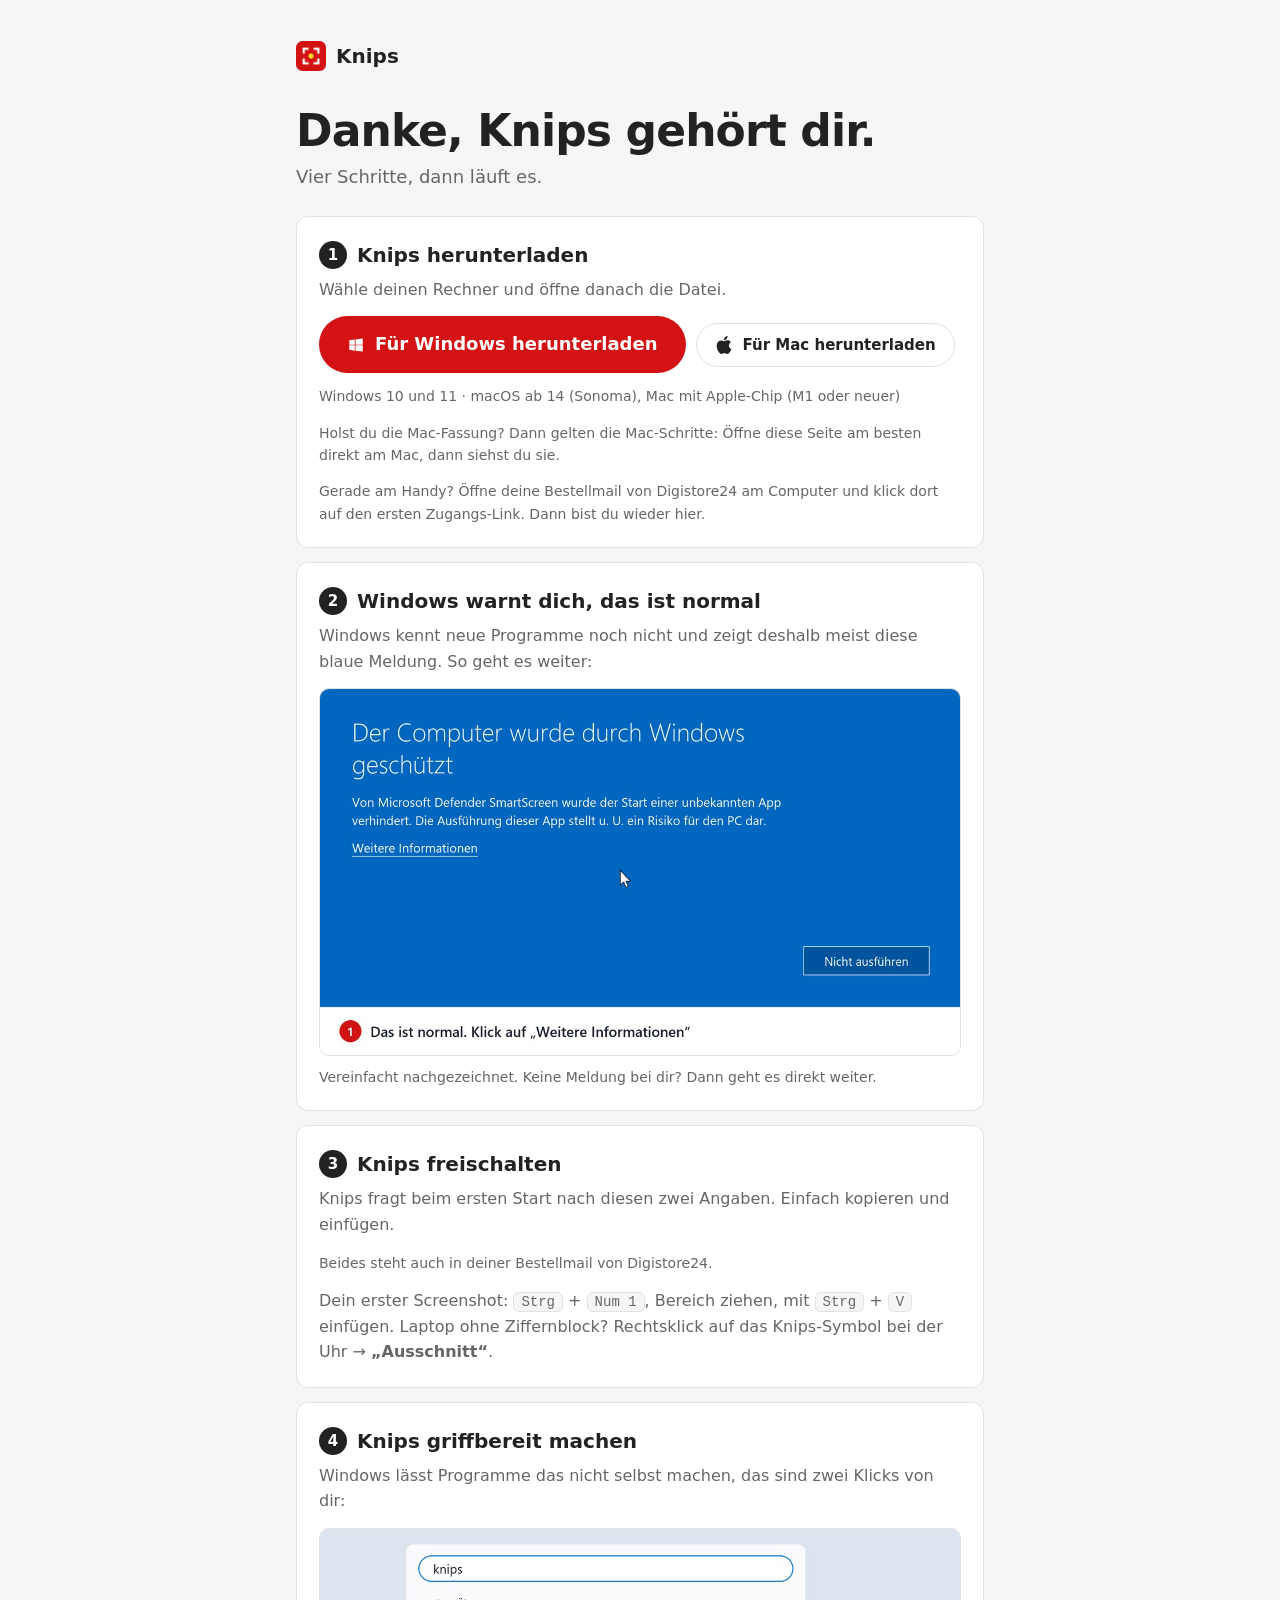
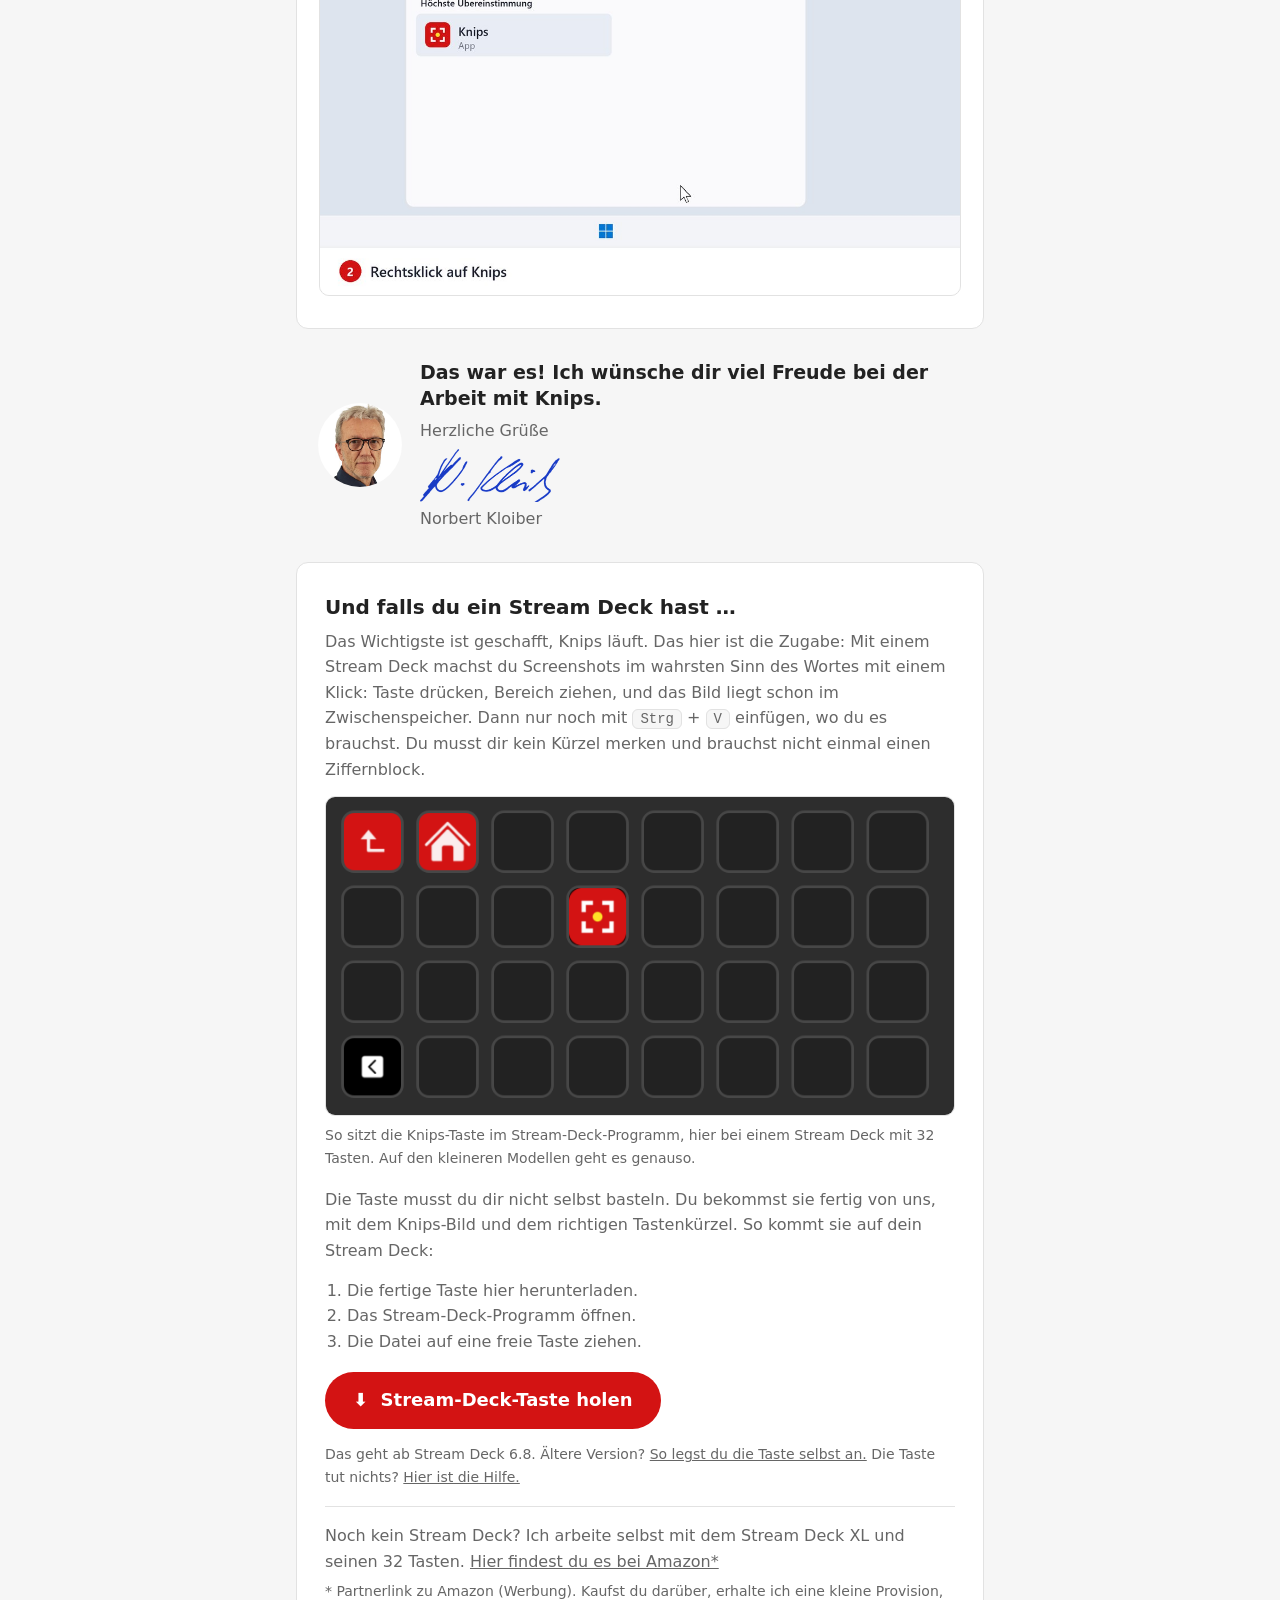
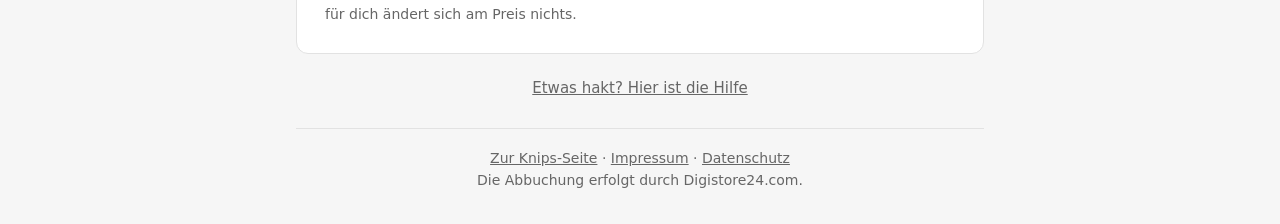
<file: danke.html>
<!doctype html>
<html lang="de">
<head>
<meta charset="utf-8">
<meta name="viewport" content="width=device-width, initial-scale=1">
<title>Knips freigeschaltet</title>
<meta name="robots" content="noindex">
<link rel="icon" href="bilder/logo.png">
<link rel="stylesheet" href="kauf.css?v=4">
</head>
<body>
<main>
  <a class="marke" href="./"><img src="bilder/logo.png" alt="">Knips</a>

  <h1 data-mit-name="Danke, {n}! Knips gehört dir.">Danke, Knips gehört dir.</h1>
  <p class="unter" id="schritte">Vier Schritte, dann läuft es.</p>

  <div class="karte">
    <h2><span class="nr">1</span>Knips herunterladen</h2>
    <p id="dl-text">Wähle deinen Rechner und öffne danach die Datei.</p>
    <div class="dl" id="dl">
      <a class="knopf" id="dl-win" href="Knips-Setup.exe" download><svg viewBox="0 0 24 24" aria-hidden="true"><path d="M3 5.6l7.4-1v7H3zM11.4 4.5L21 3.2v8.4h-9.6zM3 12.4h7.4v7.1L3 18.4zM11.4 12.4H21v8.4l-9.6-1.3z"/></svg>Für Windows herunterladen</a>
      <a class="knopf zweit" id="dl-mac" href="Knips-Mac.dmg" download><svg viewBox="0 0 24 24" aria-hidden="true"><path d="M12.152 6.896c-.948 0-2.415-1.078-3.96-1.04-2.04.027-3.91 1.183-4.961 3.014-2.117 3.675-.546 9.103 1.519 12.09 1.013 1.454 2.208 3.09 3.792 3.039 1.52-.065 2.09-.987 3.935-.987 1.831 0 2.35.987 3.96.948 1.637-.026 2.676-1.48 3.676-2.948 1.156-1.688 1.636-3.325 1.662-3.415-.039-.013-3.182-1.221-3.22-4.857-.026-3.04 2.48-4.494 2.597-4.559-1.429-2.09-3.623-2.324-4.39-2.376-2-.156-3.675 1.09-4.61 1.09zM15.53 3.83c.843-1.012 1.4-2.427 1.245-3.83-1.207.052-2.662.805-3.532 1.818-.78.896-1.454 2.338-1.273 3.714 1.338.104 2.715-.688 3.559-1.701"/></svg>Für Mac herunterladen</a>
    </div>
    <p class="klein" style="margin-top:12px">Windows 10 und 11 · macOS ab 14 (Sonoma), Mac mit Apple-Chip (M1 oder neuer)</p>
    <p class="klein" id="mac-hinweis">Holst du die Mac-Fassung? Dann gelten die Mac-Schritte: Öffne diese Seite am besten direkt am Mac, dann siehst du sie.</p>
    <p class="klein" style="margin-top:14px">Gerade am Handy? Öffne deine Bestellmail von Digistore24 am Computer und klick dort auf den ersten Zugangs-Link. Dann bist du wieder hier.</p>
  </div>

  <div class="karte" id="k-win-warnung">
    <h2><span class="nr">2</span>Windows warnt dich, das ist normal</h2>
    <p>Windows kennt neue Programme noch nicht und zeigt deshalb meist diese blaue Meldung. So geht es weiter:</p>
    <video class="film" autoplay muted loop playsinline preload="metadata" poster="bilder/windows-warnung.jpg" width="1120" height="640" aria-label="Klick auf Weitere Informationen, danach auf Trotzdem ausführen">
      <source src="bilder/windows-warnung.mp4" type="video/mp4">
    </video>
    <p class="klein">Vereinfacht nachgezeichnet. Keine Meldung bei dir? Dann geht es direkt weiter.</p>
  </div>

  <div class="karte" id="k-mac-oeffnen" hidden>
    <h2><span class="nr">2</span>Knips zum ersten Mal öffnen</h2>
    <p>Knips hat noch kein Apple-Siegel. Darum warnt der Mac beim ersten Öffnen, so wie Windows auch. Das kommt nur einmal.</p>
    <ol>
      <li>Öffne den Ordner <b>„Programme“</b> und klick doppelt auf <b>Knips</b>. Der Mac meldet „Knips nicht geöffnet“. Klick auf <b>„Fertig“</b>.</li>
      <li>Öffne <b>Systemeinstellungen</b> → <b>Datenschutz &amp; Sicherheit</b> und scroll ganz nach unten. Bei Knips auf <b>„Trotzdem öffnen“</b> klicken und mit deinem Mac-Passwort bestätigen.</li>
      <li>Der Mac fragt, ob Knips den Bildschirm aufnehmen darf. Klick auf <b>„Einstellungen öffnen“</b>, schalte Knips ein und starte Knips neu. Knips zeigt dir dafür selbst einen Knopf.</li>
    </ol>
    <p class="klein">Bei älteren macOS-Versionen geht Schritt 1 und 2 auch kürzer: Rechtsklick auf Knips → „Öffnen“ → „Öffnen“.</p>
  </div>

  <div class="karte" id="k-freischalten">
    <h2><span class="nr">3</span>Knips freischalten</h2>
    <p>Knips fragt beim ersten Start nach diesen zwei Angaben. Einfach kopieren und einfügen.</p>
    <div id="freischalten" hidden>
      <div class="wert"><span>Bestellnummer</span><code id="wert-b"></code><button type="button" data-feld="wert-b">Kopieren</button></div>
      <div class="wert"><span>Lizenzschlüssel</span><code id="wert-k"></code><button type="button" data-feld="wert-k">Kopieren</button></div>
    </div>
    <p class="klein" style="margin-top:12px">Beides steht auch in deiner Bestellmail von Digistore24.</p>
    <p id="erster-shot">Dein erster Screenshot: <span class="taste">Strg</span> + <span class="taste">Num 1</span>, Bereich ziehen, mit <span class="taste">Strg</span> + <span class="taste">V</span> einfügen. Laptop ohne Ziffernblock? Rechtsklick auf das Knips-Symbol bei der Uhr → <b>„Ausschnitt“</b>.</p>
  </div>

  <div class="karte" id="k-win-taskleiste">
    <h2><span class="nr">4</span>Knips griffbereit machen</h2>
    <p>Windows lässt Programme das nicht selbst machen, das sind zwei Klicks von dir:</p>
    <video class="film" autoplay muted loop playsinline preload="metadata" poster="bilder/taskleiste.jpg" width="1120" height="640" aria-label="Knips im Startmenü suchen, Rechtsklick, An Taskleiste anheften">
      <source src="bilder/taskleiste.mp4" type="video/mp4">
    </video>
  </div>

  <div class="gruss">
    <img src="bilder/norbert-kloiber.jpg" width="84" height="84" alt="Norbert Kloiber">
    <div>
      <p class="gruss-text" data-mit-name="Das war es, {n}! Ich wünsche dir viel Freude bei der Arbeit mit Knips.">Das war es! Ich wünsche dir viel Freude bei der Arbeit mit Knips.</p>
      <p class="gruss-name">Herzliche Grüße</p>
      <img class="gruss-unterschrift" src="bilder/unterschrift-norbert.png" width="280" height="105" alt="Unterschrift von Norbert Kloiber">
      <p class="gruss-name">Norbert Kloiber</p>
    </div>
  </div>

  <div class="karte zugabe">
    <h2 data-mit-name="Und falls du ein Stream Deck hast, {n} …">Und falls du ein Stream Deck hast …</h2>
    <p>Das Wichtigste ist geschafft, Knips läuft. Das hier ist die Zugabe: Mit einem Stream Deck machst du Screenshots im wahrsten Sinn des Wortes mit einem Klick: Taste drücken, Bereich ziehen, und das Bild liegt schon im Zwischenspeicher. Dann nur noch mit <span class="taste">Strg</span> + <span class="taste">V</span> einfügen, wo du es brauchst. Du musst dir kein Kürzel merken und brauchst nicht einmal einen Ziffernblock.</p>
    <figure class="deck">
      <img src="bilder/stream-deck-knips.png" width="703" height="356" alt="Stream-Deck-Programm mit 32 Tasten, auf einer davon liegt die rote Knips-Taste">
      <figcaption>So sitzt die Knips-Taste im Stream-Deck-Programm, hier bei einem Stream Deck mit 32 Tasten. Auf den kleineren Modellen geht es genauso.</figcaption>
    </figure>
    <p>Die Taste musst du dir nicht selbst basteln. Du bekommst sie fertig von uns, mit dem Knips-Bild und dem richtigen Tastenkürzel. So kommt sie auf dein Stream Deck:</p>
    <ol>
      <li>Die fertige Taste hier herunterladen.</li>
      <li>Das Stream-Deck-Programm öffnen.</li>
      <li>Die Datei auf eine freie Taste ziehen.</li>
    </ol>
    <a class="knopf" href="streamdeck/Knips-Taste.streamDeckAction" download>⬇&nbsp; Stream-Deck-Taste holen</a>
    <p class="klein">Das geht ab Stream Deck 6.8. Ältere Version? <a href="./#stream-deck">So legst du die Taste selbst an.</a> Die Taste tut nichts? <a href="streamdeck.html">Hier ist die Hilfe.</a></p>
    <p class="noch-keins">Noch kein Stream Deck? Ich arbeite selbst mit dem Stream Deck XL und seinen 32 Tasten. <a href="https://www.amazon.de/dp/B07RL8H55Z?tag=topeffektiv-21" target="_blank" rel="sponsored noopener">Hier findest du es bei Amazon*</a></p>
    <p class="klein">* Partnerlink zu Amazon (Werbung). Kaufst du darüber, erhalte ich eine kleine Provision, für dich ändert sich am Preis nichts.</p>
  </div>

  <p class="zweig"><a href="hilfe.html">Etwas hakt? Hier ist die Hilfe</a></p>

  <footer>
    <a href="./">Zur Knips-Seite</a> · <a href="impressum.html">Impressum</a> · <a href="datenschutz.html">Datenschutz</a><br>
    Die Abbuchung erfolgt durch Digistore24.com.
  </footer>
  <script>
    // Am Mac: Mac-Knopf nach vorn, die reinen Windows-Schritte (2 und 4) ausblenden
    (function () {
      var p = (navigator.userAgentData && navigator.userAgentData.platform) || navigator.platform || '';
      if (!/mac/i.test(p) || navigator.maxTouchPoints > 1) return;
      var win = document.getElementById('dl-win'), mac = document.getElementById('dl-mac');
      win.className = 'knopf zweit'; mac.className = 'knopf';
      mac.parentNode.insertBefore(mac, win);
      var $ = function (id) { return document.getElementById(id); };
      $('k-win-warnung').hidden = true; $('k-win-taskleiste').hidden = true; $('mac-hinweis').hidden = true;
      $('k-mac-oeffnen').hidden = false;
      // Stream-Deck-Zugabe: Mac-Taste (⌃⌥1) statt der Windows-Taste, Einfügen mit ⌘V
      var z = document.querySelector('.zugabe');
      if (z) {
        z.querySelector('a.knopf').href = 'streamdeck/Knips-Taste-Mac.streamDeckAction';
        var t = z.querySelectorAll('p')[0].querySelectorAll('.taste'); if (t.length > 0) t[0].textContent = '⌘';
        var k = z.querySelector('p.klein');
        if (k) k.innerHTML = 'Das geht ab Stream Deck 6.8. Die Taste tut nichts? <a href="streamdeck.html#mac">Hier ist die Hilfe.</a>';
      }
      $('dl-text').innerHTML = 'Danach die Datei öffnen und <b>Knips in den Ordner „Programme“ ziehen</b>.';
      $('erster-shot').innerHTML = 'Dein erster Screenshot: <span class="taste">⌃</span> <span class="taste">⌥</span> <span class="taste">1</span>, Bereich ziehen, mit <span class="taste">⌘</span> + <span class="taste">V</span> einfügen. Alles andere findest du beim Knips-Symbol oben in der Menüleiste.';
      $('schritte').textContent = 'Drei Schritte, dann läuft es.';
    })();
  </script>
  <script>
  // Testzeit (t=1, Produkt „Knips – 14 Tage gratis testen“): andere Überschrift, Hinweis auf die 14 Tage
  (function () {
    if (new URLSearchParams(location.search).get("t") !== "1") return;
    var h = document.querySelector("h1");
    h.dataset.mitName = "Schön, {n}! Du testest Knips jetzt 14 Tage gratis.";
    h.textContent = "Schön! Du testest Knips jetzt 14 Tage gratis.";
    var hinweis = document.createElement("p");
    hinweis.className = "klein";
    hinweis.style.marginTop = "12px";
    hinweis.textContent = "In den 14 Tagen kannst du alles nutzen. Danach fragt Knips nach einer Bestellung. " +
      "Gefällt dir Knips, holst du es auf 123knips.com und trägst die neue Bestellung ein. Deine Bilder bleiben so oder so erhalten.";
    document.querySelector("#k-freischalten p").after(hinweis);
    var g = document.querySelector(".gruss-text");
    if (g) g.dataset.mitName = "Das war es, {n}! Viel Freude beim Ausprobieren.";
    if (g) g.textContent = "Das war es! Viel Freude beim Ausprobieren.";
  })();
  </script>
  <script>
  // Vorname (n) kommt von Digistore in der Adresse. Fehlt er, bleiben die neutralen Texte
  (function () {
    var m = /[#&]n=([^&]*)/.exec(location.hash), n = new URLSearchParams(location.search).get("n") || "";
    try { if (!n && m) n = decodeURIComponent(m[1].replace(/\+/g, " ")); } catch (e) {}
    n = n.trim();
    if (!n || n.charAt(0) === "[" || n.length > 30) return;
    if (n === n.toLowerCase() || n === n.toUpperCase()) n = n.charAt(0).toUpperCase() + n.slice(1).toLowerCase();
    document.querySelectorAll("[data-mit-name]").forEach(function (el) {
      el.textContent = el.dataset.mitName.split("{n}").join(n);
    });
  })();

  // Digistore hängt Bestellnummer (b) und Lizenzschlüssel (k) an die Adresse
  (function () {
    var p = new URLSearchParams(location.search), b = p.get("b"), k = p.get("k");
    if (!b || !k || b.charAt(0) === "[") return;
    document.getElementById("wert-b").textContent = b;
    document.getElementById("wert-k").textContent = k;
    // Testversion über einen Partner (a): die ID wandert mit der Bestellnummer in Knips,
    // damit der spätere Kauf im Programm dem Partner gutgeschrieben wird
    var a = p.get("a") || "";
    if (p.get("t") === "1" && /^[A-Za-z0-9_.\-]{2,40}$/.test(a)) {
      document.getElementById("wert-b").textContent = b + " (Partner: " + a + ")";   // offen sichtbar, nichts Verstecktes
    }
    document.getElementById("freischalten").hidden = false;
    document.querySelectorAll(".wert button").forEach(function (knopf) {
      knopf.addEventListener("click", function () {
        navigator.clipboard.writeText(document.getElementById(knopf.dataset.feld).textContent).then(function () {
          knopf.textContent = "Kopiert ✓";
          setTimeout(function () { knopf.textContent = "Kopieren"; }, 1800);
        });
      });
    });
  })();
  </script>
</main>
</body>
</html>
</file>
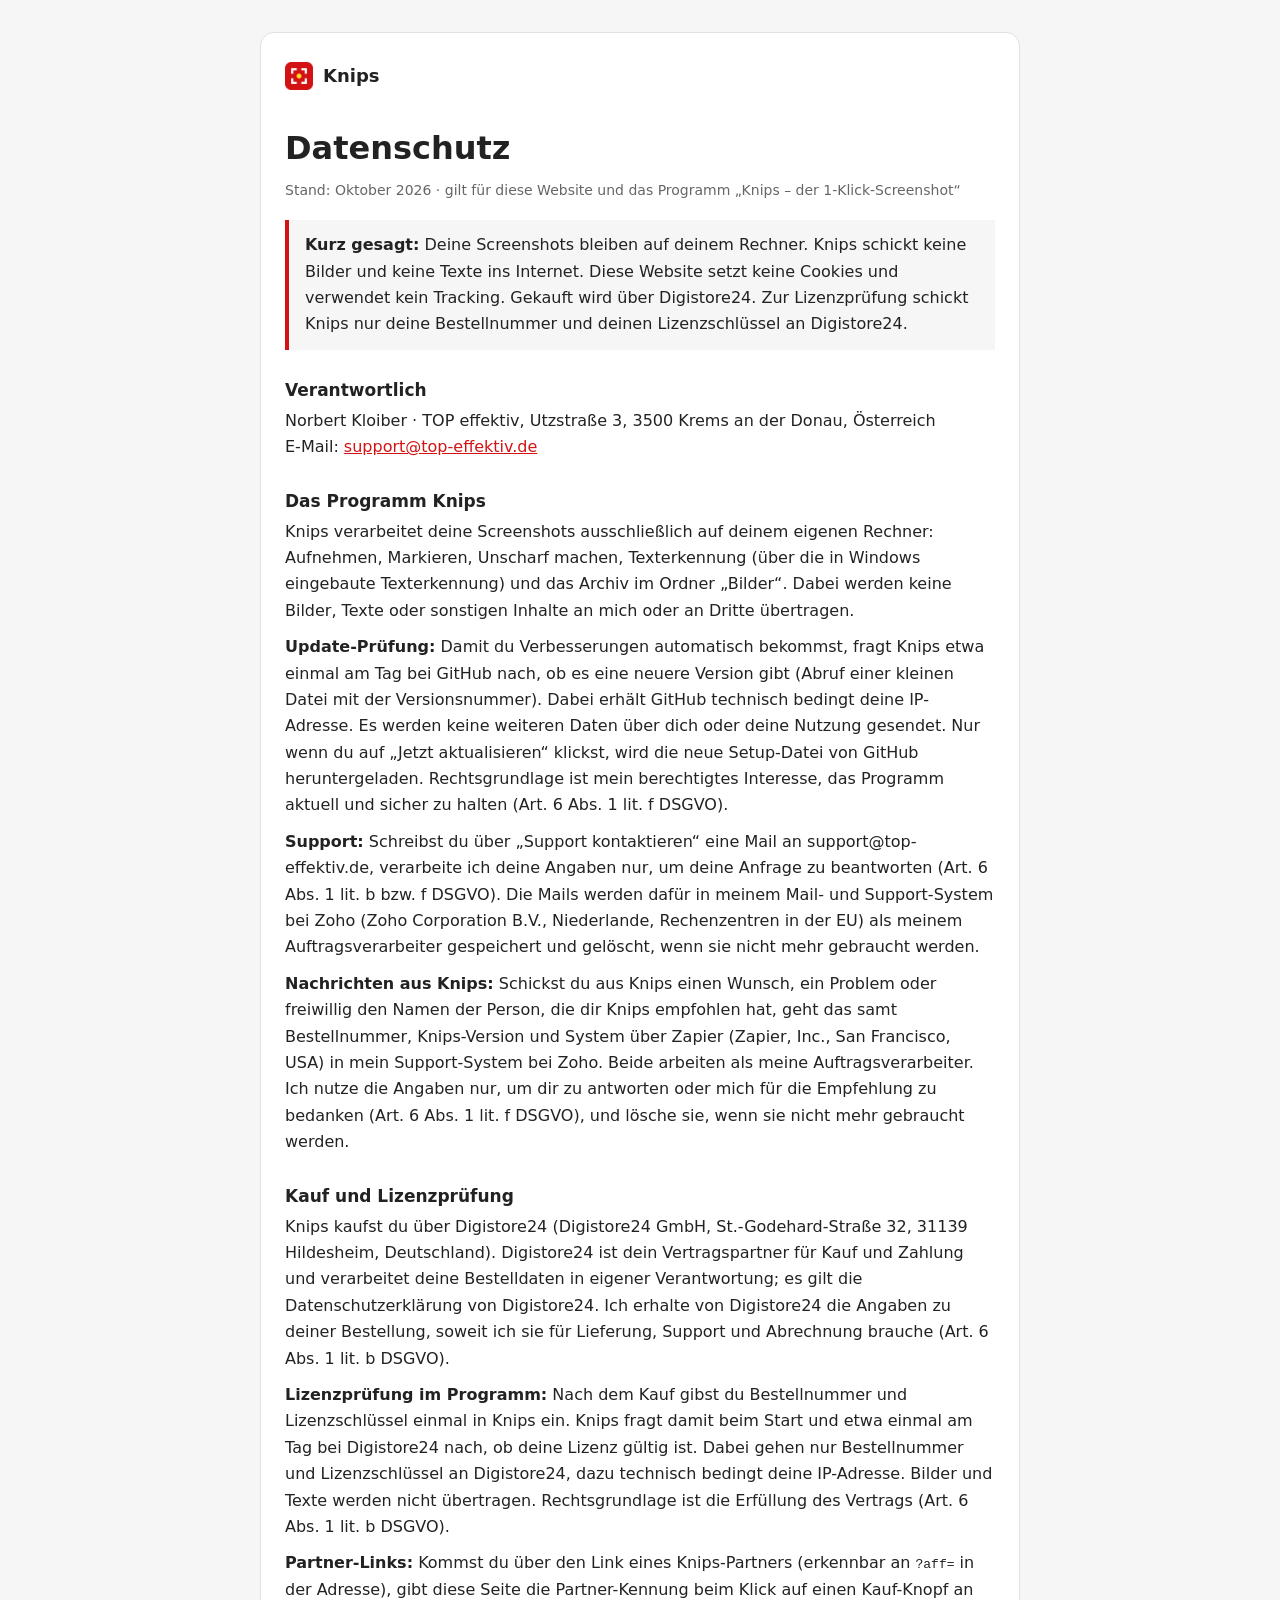
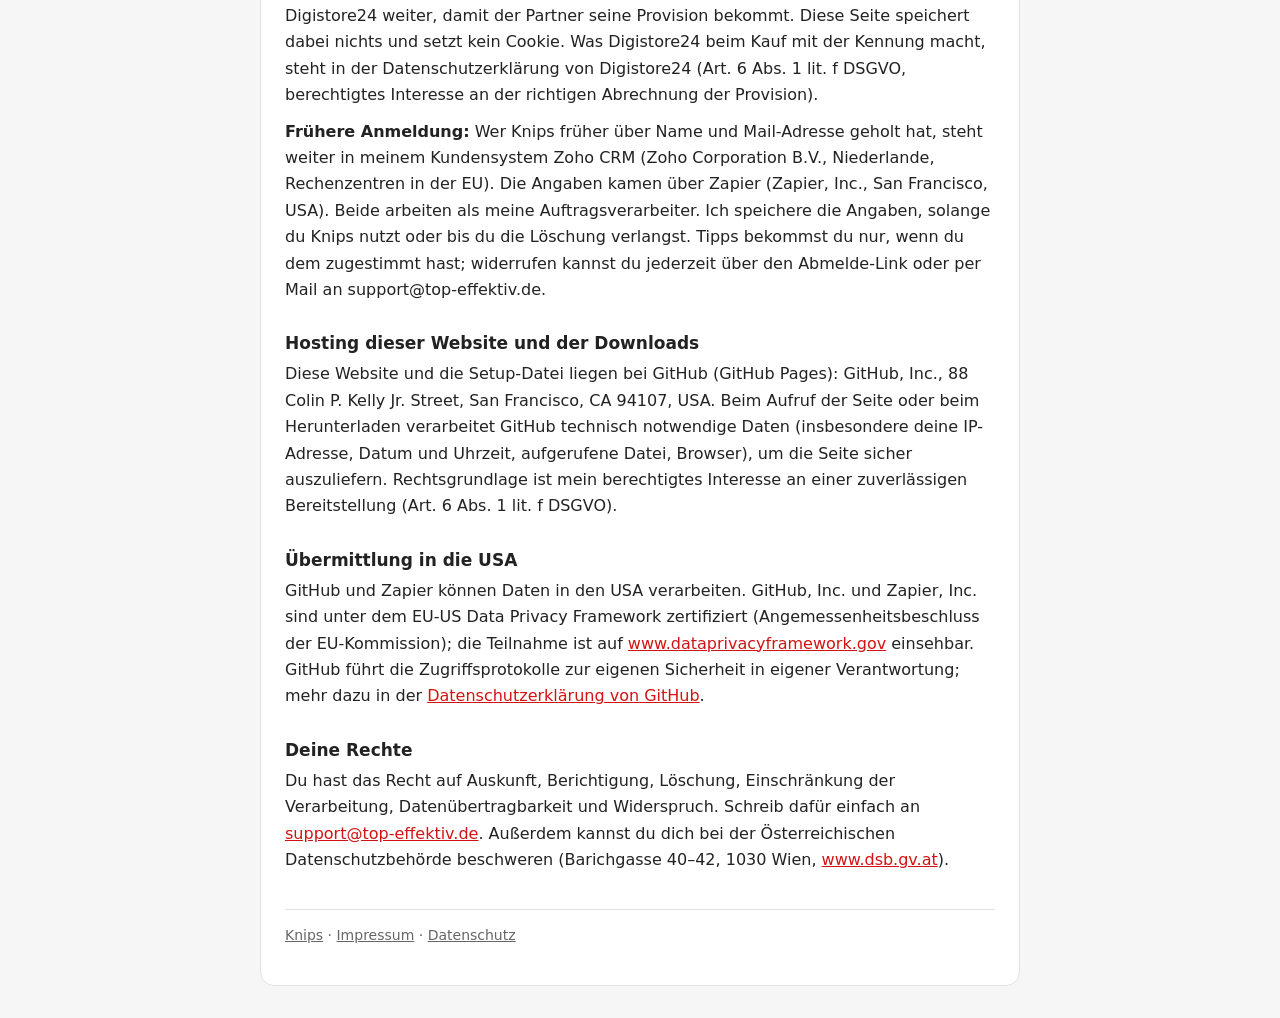
<file: datenschutz.html>
<!doctype html>
<html lang="de">
<head>
<meta charset="utf-8">
<meta name="viewport" content="width=device-width, initial-scale=1">
<title>Datenschutz – Knips</title>
<link rel="icon" href="bilder/logo.png">
<link rel="stylesheet" href="recht.css">
</head>
<body>
<main>
  <a class="marke" href="./"><img src="bilder/logo.png" alt="">Knips</a>
  <h1>Datenschutz</h1>
  <p class="leise">Stand: Oktober 2026 · gilt für diese Website und das Programm „Knips – der 1-Klick-Screenshot“</p>

  <p class="kurz"><b>Kurz gesagt:</b> Deine Screenshots bleiben auf deinem Rechner. Knips schickt keine Bilder und keine Texte ins Internet. Diese Website setzt keine Cookies und verwendet kein Tracking. Gekauft wird über Digistore24. Zur Lizenzprüfung schickt Knips nur deine Bestellnummer und deinen Lizenzschlüssel an Digistore24.</p>

  <h2>Verantwortlich</h2>
  <p>Norbert Kloiber · TOP effektiv, Utzstraße 3, 3500 Krems an der Donau, Österreich<br>
     E-Mail: <a href="mailto:support@top-effektiv.de">support@top-effektiv.de</a></p>

  <h2>Das Programm Knips</h2>
  <p>Knips verarbeitet deine Screenshots ausschließlich auf deinem eigenen Rechner: Aufnehmen, Markieren, Unscharf machen, Texterkennung (über die in Windows eingebaute Texterkennung) und das Archiv im Ordner „Bilder“. Dabei werden keine Bilder, Texte oder sonstigen Inhalte an mich oder an Dritte übertragen.</p>
  <p><b>Update-Prüfung:</b> Damit du Verbesserungen automatisch bekommst, fragt Knips etwa einmal am Tag bei GitHub nach, ob es eine neuere Version gibt (Abruf einer kleinen Datei mit der Versionsnummer). Dabei erhält GitHub technisch bedingt deine IP-Adresse. Es werden keine weiteren Daten über dich oder deine Nutzung gesendet. Nur wenn du auf „Jetzt aktualisieren“ klickst, wird die neue Setup-Datei von GitHub heruntergeladen. Rechtsgrundlage ist mein berechtigtes Interesse, das Programm aktuell und sicher zu halten (Art. 6 Abs. 1 lit. f DSGVO).</p>
  <p><b>Support:</b> Schreibst du über „Support kontaktieren“ eine Mail an support@top-effektiv.de, verarbeite ich deine Angaben nur, um deine Anfrage zu beantworten (Art. 6 Abs. 1 lit. b bzw. f DSGVO). Die Mails werden dafür in meinem Mail- und Support-System bei Zoho (Zoho Corporation B.V., Niederlande, Rechenzentren in der EU) als meinem Auftragsverarbeiter gespeichert und gelöscht, wenn sie nicht mehr gebraucht werden.</p>
  <p><b>Nachrichten aus Knips:</b> Schickst du aus Knips einen Wunsch, ein Problem oder freiwillig den Namen der Person, die dir Knips empfohlen hat, geht das samt Bestellnummer, Knips-Version und System über Zapier (Zapier, Inc., San Francisco, USA) in mein Support-System bei Zoho. Beide arbeiten als meine Auftragsverarbeiter. Ich nutze die Angaben nur, um dir zu antworten oder mich für die Empfehlung zu bedanken (Art. 6 Abs. 1 lit. f DSGVO), und lösche sie, wenn sie nicht mehr gebraucht werden.</p>

  <h2>Kauf und Lizenzprüfung</h2>
  <p>Knips kaufst du über Digistore24 (Digistore24 GmbH, St.-Godehard-Straße 32, 31139 Hildesheim, Deutschland). Digistore24 ist dein Vertragspartner für Kauf und Zahlung und verarbeitet deine Bestelldaten in eigener Verantwortung; es gilt die Datenschutzerklärung von Digistore24. Ich erhalte von Digistore24 die Angaben zu deiner Bestellung, soweit ich sie für Lieferung, Support und Abrechnung brauche (Art. 6 Abs. 1 lit. b DSGVO).</p>
  <p><b>Lizenzprüfung im Programm:</b> Nach dem Kauf gibst du Bestellnummer und Lizenzschlüssel einmal in Knips ein. Knips fragt damit beim Start und etwa einmal am Tag bei Digistore24 nach, ob deine Lizenz gültig ist. Dabei gehen nur Bestellnummer und Lizenzschlüssel an Digistore24, dazu technisch bedingt deine IP-Adresse. Bilder und Texte werden nicht übertragen. Rechtsgrundlage ist die Erfüllung des Vertrags (Art. 6 Abs. 1 lit. b DSGVO).</p>
  <p><b>Partner-Links:</b> Kommst du über den Link eines Knips-Partners (erkennbar an <code>?aff=</code> in der Adresse), gibt diese Seite die Partner-Kennung beim Klick auf einen Kauf-Knopf an Digistore24 weiter, damit der Partner seine Provision bekommt. Diese Seite speichert dabei nichts und setzt kein Cookie. Was Digistore24 beim Kauf mit der Kennung macht, steht in der Datenschutzerklärung von Digistore24 (Art. 6 Abs. 1 lit. f DSGVO, berechtigtes Interesse an der richtigen Abrechnung der Provision).</p>
  <p><b>Frühere Anmeldung:</b> Wer Knips früher über Name und Mail-Adresse geholt hat, steht weiter in meinem Kundensystem Zoho CRM (Zoho Corporation B.V., Niederlande, Rechenzentren in der EU). Die Angaben kamen über Zapier (Zapier, Inc., San Francisco, USA). Beide arbeiten als meine Auftragsverarbeiter. Ich speichere die Angaben, solange du Knips nutzt oder bis du die Löschung verlangst. Tipps bekommst du nur, wenn du dem zugestimmt hast; widerrufen kannst du jederzeit über den Abmelde-Link oder per Mail an support@top-effektiv.de.</p>

  <h2>Hosting dieser Website und der Downloads</h2>
  <p>Diese Website und die Setup-Datei liegen bei GitHub (GitHub Pages): GitHub, Inc., 88 Colin P. Kelly Jr. Street, San Francisco, CA 94107, USA. Beim Aufruf der Seite oder beim Herunterladen verarbeitet GitHub technisch notwendige Daten (insbesondere deine IP-Adresse, Datum und Uhrzeit, aufgerufene Datei, Browser), um die Seite sicher auszuliefern. Rechtsgrundlage ist mein berechtigtes Interesse an einer zuverlässigen Bereitstellung (Art. 6 Abs. 1 lit. f DSGVO).</p>

  <h2>Übermittlung in die USA</h2>
  <p>GitHub und Zapier können Daten in den USA verarbeiten. GitHub, Inc. und Zapier, Inc. sind unter dem EU-US Data Privacy Framework zertifiziert (Angemessenheitsbeschluss der EU-Kommission); die Teilnahme ist auf <a href="https://www.dataprivacyframework.gov">www.dataprivacyframework.gov</a> einsehbar. GitHub führt die Zugriffsprotokolle zur eigenen Sicherheit in eigener Verantwortung; mehr dazu in der <a href="https://docs.github.com/de/site-policy/privacy-policies/github-general-privacy-statement">Datenschutzerklärung von GitHub</a>.</p>

  <h2>Deine Rechte</h2>
  <p>Du hast das Recht auf Auskunft, Berichtigung, Löschung, Einschränkung der Verarbeitung, Datenübertragbarkeit und Widerspruch. Schreib dafür einfach an <a href="mailto:support@top-effektiv.de">support@top-effektiv.de</a>. Außerdem kannst du dich bei der Österreichischen Datenschutzbehörde beschweren (Barichgasse 40–42, 1030 Wien, <a href="https://www.dsb.gv.at">www.dsb.gv.at</a>).</p>

  <p class="fuss"><a href="./">Knips</a> · <a href="impressum.html">Impressum</a> · <a href="datenschutz.html">Datenschutz</a></p>
</main>
</body>
</html>
</file>
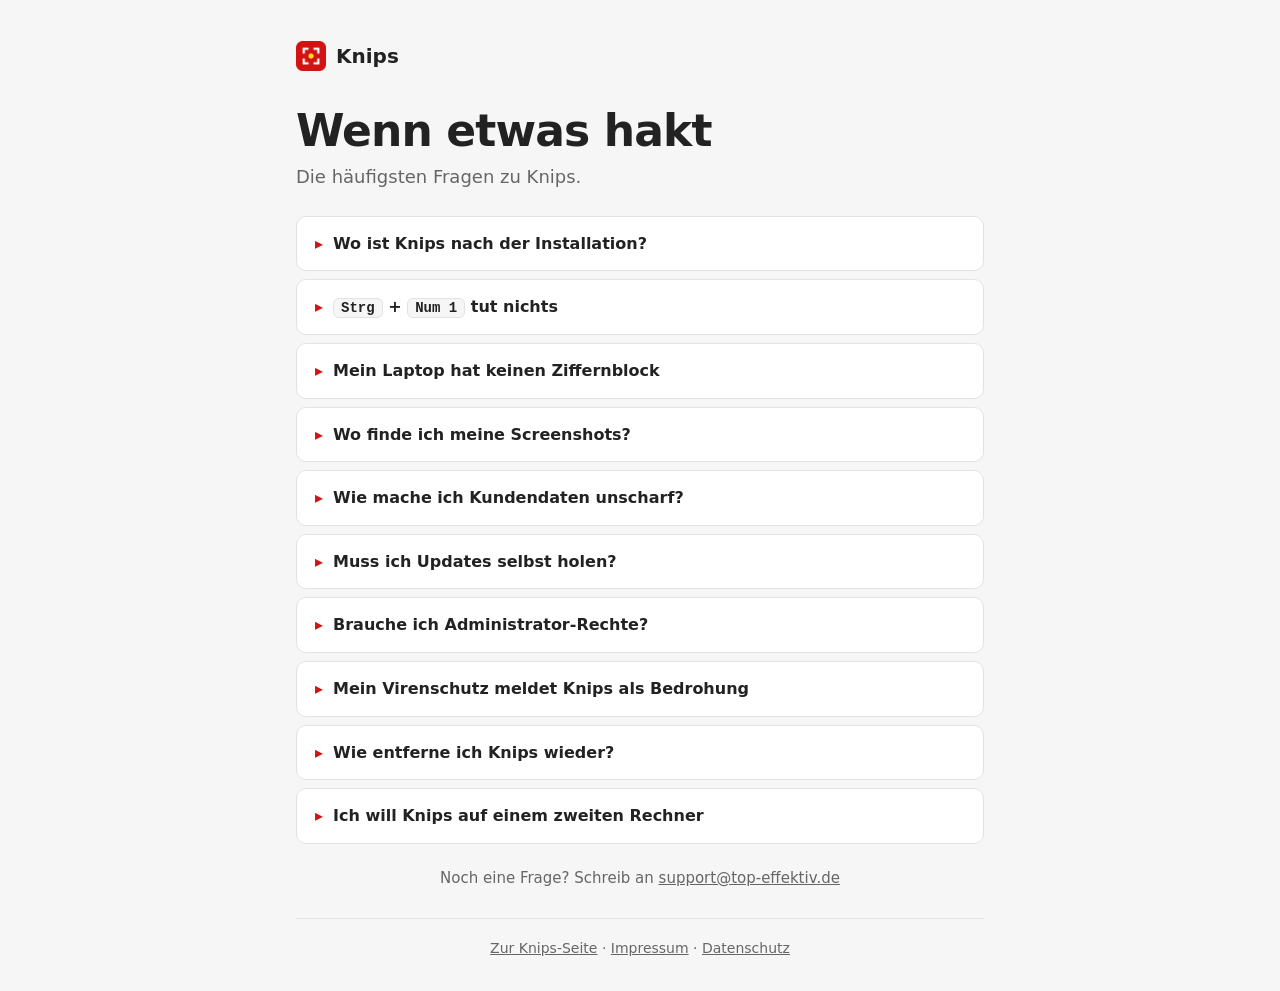
<file: hilfe.html>
<!doctype html>
<html lang="de">
<head>
<meta charset="utf-8">
<meta name="viewport" content="width=device-width, initial-scale=1">
<title>Knips Hilfe: wenn beim Screenshot-Programm etwas hakt</title>
<meta name="description" content="Hilfe zu Knips, dem 1-Klick-Screenshot-Programm für Windows und Mac: wo Knips nach der Installation ist, Laptop ohne Ziffernblock, Kundendaten unscharf machen, Fehlalarm im Virenschutz und Knips auf einem zweiten Rechner.">
<link rel="canonical" href="https://123knips.com/hilfe.html">
<link rel="icon" href="bilder/logo.png">
<link rel="stylesheet" href="kauf.css">
</head>
<body>
<main>
  <a class="marke" href="./"><img src="bilder/logo.png" alt="">Knips</a>
  <h1>Wenn etwas hakt</h1>
  <p class="unter">Die häufigsten Fragen zu Knips.</p>

  <div class="fragen">
    <details><summary>Wo ist Knips nach der Installation?</summary>
      <p>Knips läuft im Hintergrund, das Symbol (rotes Quadrat) sitzt unten rechts bei der Uhr. Siehst du es nicht, klick auf das kleine <b>^</b> neben der Uhr, dort versteckt Windows es gern. Tipp: Zieh es von dort mit der Maus neben die Uhr, dann bleibt es sichtbar.</p></details>
    <details><summary><span class="taste">Strg</span> + <span class="taste">Num 1</span> tut nichts</summary>
      <p>Drück einmal die Taste <b>Num</b> (oder „Num Lock“) über dem Ziffernblock, damit der Ziffernblock eingeschaltet ist. Hilft das nicht, benutzt ein anderes Programm dieselbe Taste: Rechtsklick auf das Knips-Symbol bei der Uhr → <b>„Einstellungen …“</b> → in das Feld der Taste klicken und eine andere Kombination drücken.</p></details>
    <details><summary>Mein Laptop hat keinen Ziffernblock</summary>
      <p>Kein Problem. Rechtsklick auf das Knips-Symbol bei der Uhr → <b>„Ausschnitt“</b> macht sofort einen Screenshot. Oder du legst dir eine eigene Taste fest: Rechtsklick auf das Knips-Symbol → <b>„Einstellungen …“</b> → in das Feld klicken und die gewünschte Kombination drücken.</p></details>
    <details><summary>Wo finde ich meine Screenshots?</summary>
      <p>In der Knips-Zentrale: <span class="taste">Strg</span> + <span class="taste">Num 0</span>, Klick auf das Knips-Symbol bei der Uhr oder auf das angeheftete Symbol in der Taskleiste. Als Dateien liegen sie im Ordner <b>Bilder → Screenshot-Knopf</b>, ein Ordner pro Tag.</p></details>
    <details><summary>Wie mache ich Kundendaten unscharf?</summary>
      <p>Mit <span class="taste">Strg</span> + <span class="taste">Num 2</span> knipsen, dann im Bearbeiten-Fenster die Taste <b>D</b> drücken. Was unkenntlich wird (Namen, Adresse, IBAN …), legst du unter „Einstellungen …“ fest. Bitte vor dem Einfügen kurz drüberschauen.</p></details>
    <details><summary>Muss ich Updates selbst holen?</summary>
      <p>Nein. Knips schaut einmal am Tag nach und fragt dich, wenn es etwas Neues gibt. Ein Klick, fertig.</p></details>
    <details><summary>Brauche ich Administrator-Rechte?</summary>
      <p>Nein, Knips installiert sich nur für dich. Manche Firmen sperren neue Programme trotzdem, dann hilft deine IT.</p></details>
    <details><summary>Mein Virenschutz meldet Knips als Bedrohung</summary>
      <p>Das ist ein Fehlalarm. Windows Defender stuft neue Programme manchmal mit seiner automatischen Erkennung als verdächtig ein, zum Beispiel als „Trojan:Win32/Bearfoos.A!ml“. Das „!ml“ heißt: Das ist eine automatische Vermutung, kein bekannter Schädling. Ich prüfe jede Knips-Fassung vor dem Ausliefern mit Microsoft Defender und melde sie bei Microsoft als sauber.</p>
      <p>So geht es weiter: Lass die Datei in der Quarantäne und lade Knips einfach frisch herunter: <a href="https://123knips.com/Knips-Setup.exe">Knips für Windows</a>. Installieren, fertig. Deine Bilder liegen in einem eigenen Ordner und bleiben erhalten.</p>
      <p>Bei Fragen schreib mir einfach.</p></details>
    <details><summary>Wie entferne ich Knips wieder?</summary>
      <p>Windows-Einstellungen → <b>Apps</b> → <b>Installierte Apps</b> → Knips → <b>Deinstallieren</b>. Deine Screenshots im Ordner „Bilder“ bleiben erhalten.</p></details>
    <details><summary>Ich will Knips auf einem zweiten Rechner</summary>
      <p>Öffne dort den Zugangs-Link aus deiner Bestellmail von Digistore24 und lade Knips noch einmal herunter.</p></details>
  </div>

  <p class="zweig">Noch eine Frage? Schreib an <a href="mailto:support@top-effektiv.de">support@top-effektiv.de</a></p>

  <footer>
    <a href="./">Zur Knips-Seite</a> · <a href="impressum.html">Impressum</a> · <a href="datenschutz.html">Datenschutz</a>
  </footer>
</main>
</body>
</html>
</file>
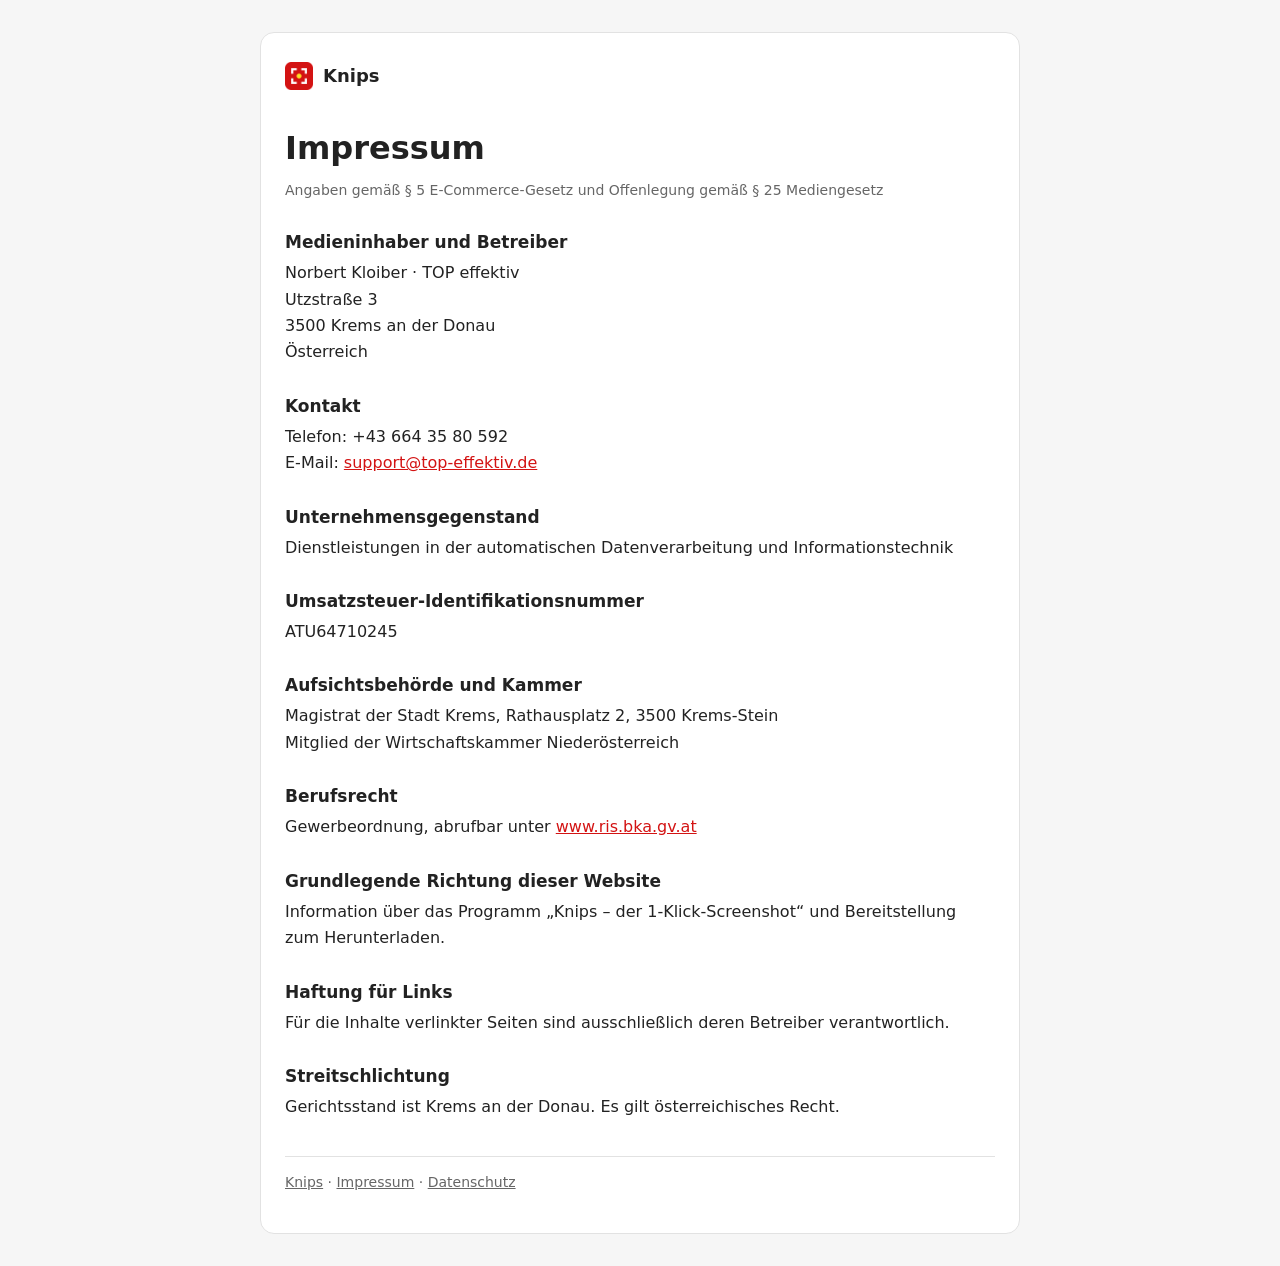
<file: impressum.html>
<!doctype html>
<html lang="de">
<head>
<meta charset="utf-8">
<meta name="viewport" content="width=device-width, initial-scale=1">
<title>Impressum – Knips</title>
<link rel="icon" href="bilder/logo.png">
<link rel="stylesheet" href="recht.css">
</head>
<body>
<main>
  <a class="marke" href="./"><img src="bilder/logo.png" alt="">Knips</a>
  <h1>Impressum</h1>
  <p class="leise">Angaben gemäß § 5 E-Commerce-Gesetz und Offenlegung gemäß § 25 Mediengesetz</p>

  <h2>Medieninhaber und Betreiber</h2>
  <p>Norbert Kloiber · TOP effektiv<br>Utzstraße 3<br>3500 Krems an der Donau<br>Österreich</p>

  <h2>Kontakt</h2>
  <p>Telefon: +43 664 35 80 592<br>E-Mail: <a href="mailto:support@top-effektiv.de">support@top-effektiv.de</a></p>

  <h2>Unternehmensgegenstand</h2>
  <p>Dienstleistungen in der automatischen Datenverarbeitung und Informationstechnik</p>

  <h2>Umsatzsteuer-Identifikationsnummer</h2>
  <p>ATU64710245</p>

  <h2>Aufsichtsbehörde und Kammer</h2>
  <p>Magistrat der Stadt Krems, Rathausplatz 2, 3500 Krems-Stein<br>Mitglied der Wirtschaftskammer Niederösterreich</p>

  <h2>Berufsrecht</h2>
  <p>Gewerbeordnung, abrufbar unter <a href="https://www.ris.bka.gv.at">www.ris.bka.gv.at</a></p>

  <h2>Grundlegende Richtung dieser Website</h2>
  <p>Information über das Programm „Knips – der 1-Klick-Screenshot“ und Bereitstellung zum Herunterladen.</p>

  <h2>Haftung für Links</h2>
  <p>Für die Inhalte verlinkter Seiten sind ausschließlich deren Betreiber verantwortlich.</p>

  <h2>Streitschlichtung</h2>
  <p>Gerichtsstand ist Krems an der Donau. Es gilt österreichisches Recht.</p>

  <p class="fuss"><a href="./">Knips</a> · <a href="impressum.html">Impressum</a> · <a href="datenschutz.html">Datenschutz</a></p>
</main>
</body>
</html>
</file>
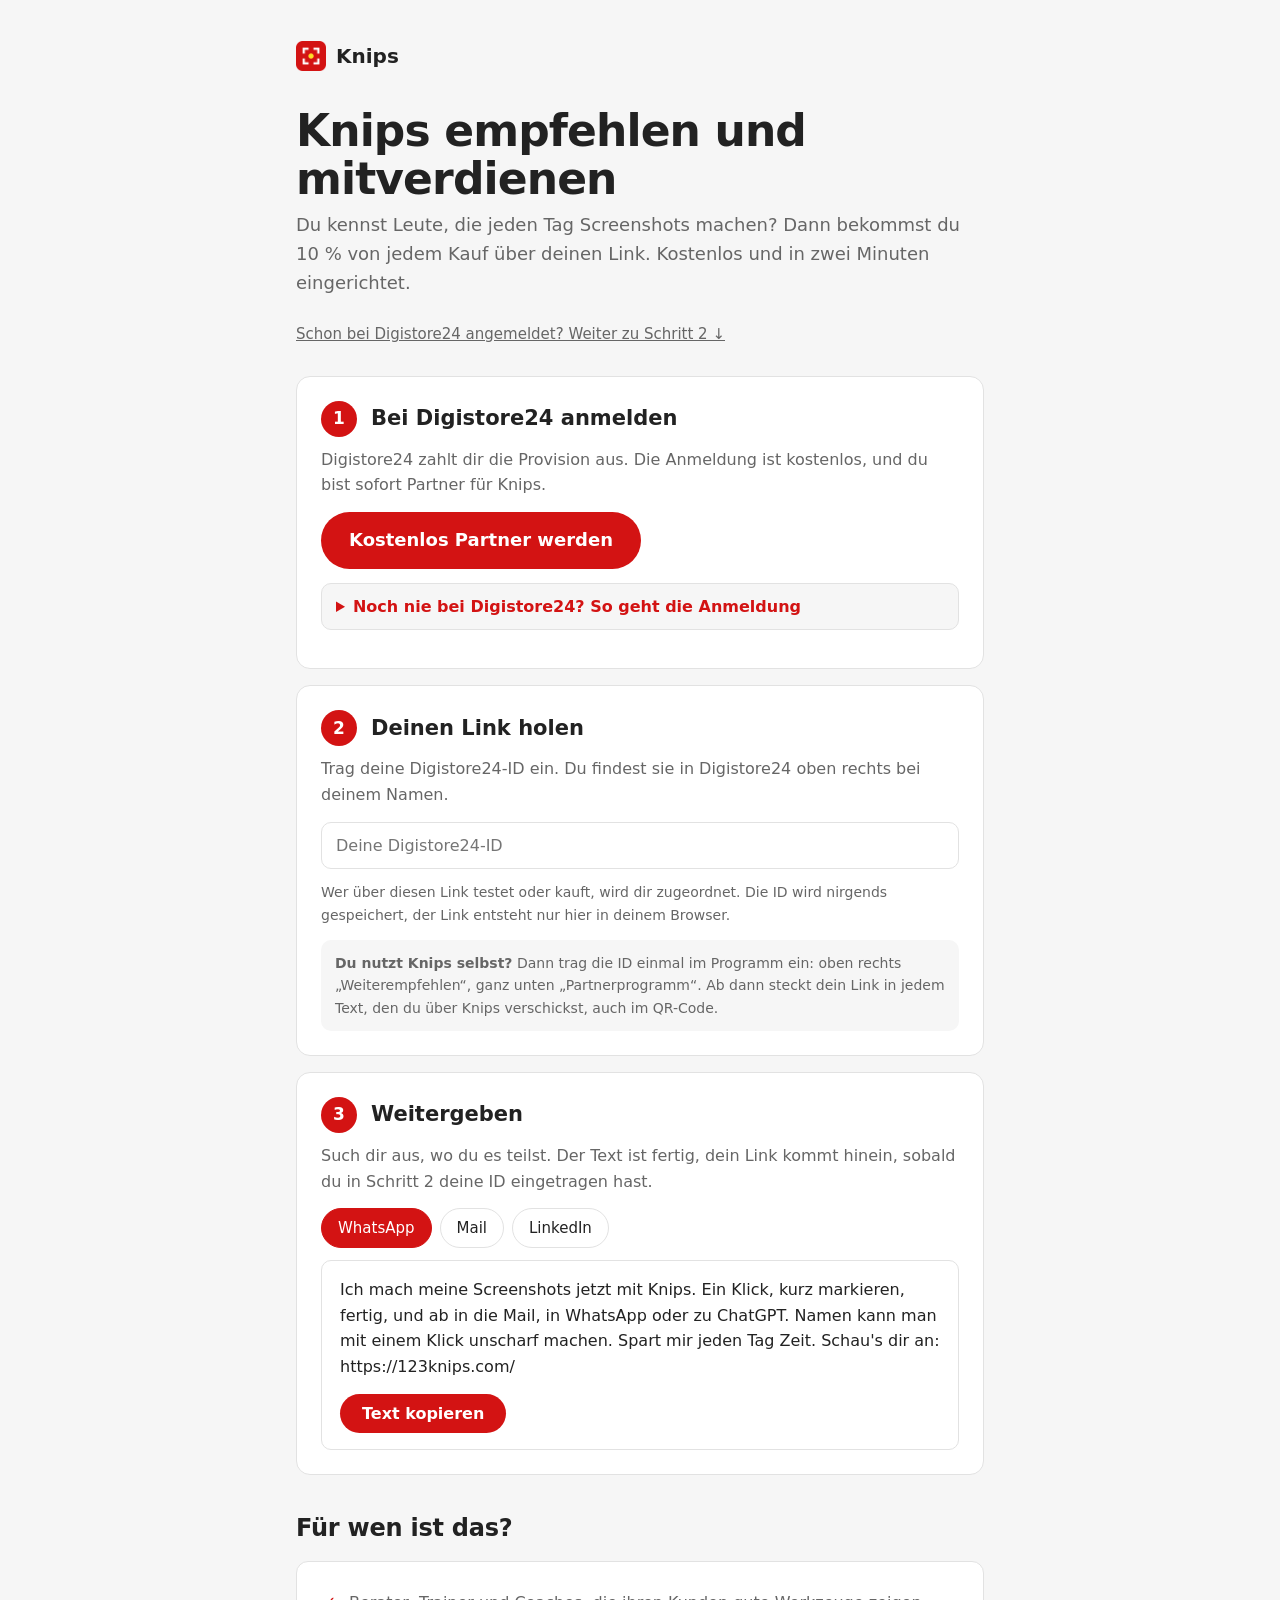
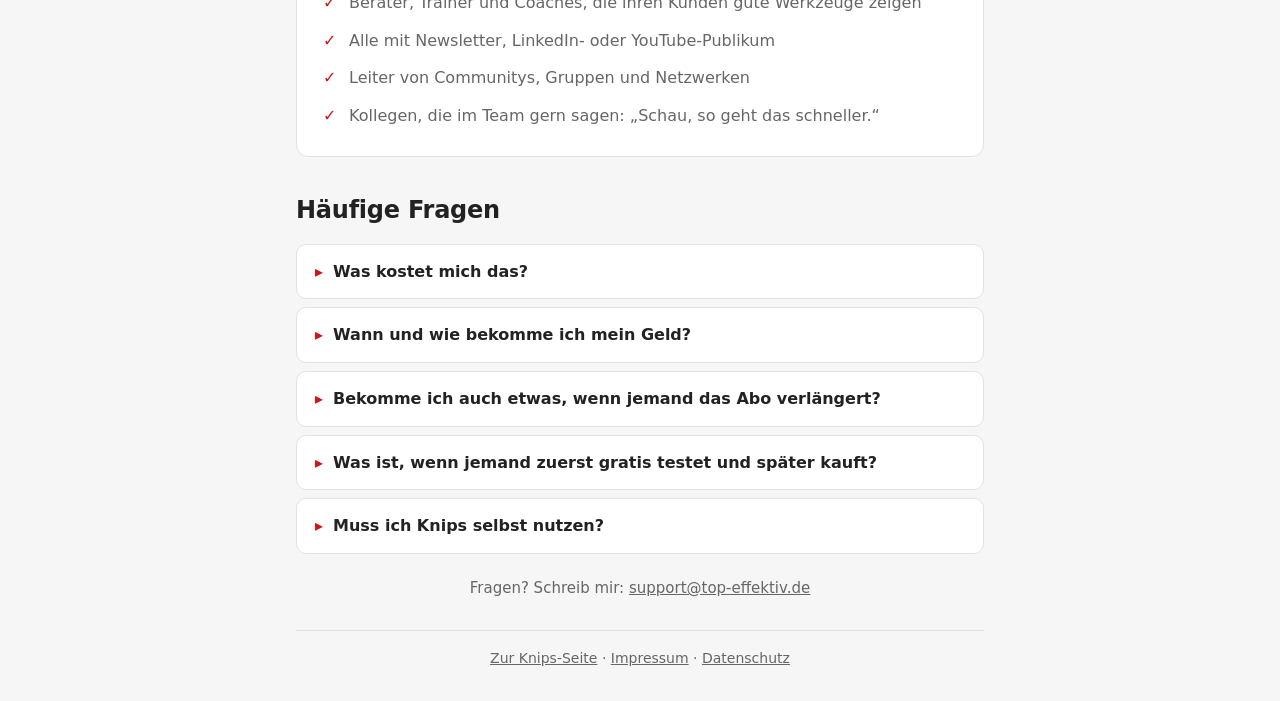
<file: partner.html>
<!doctype html>
<html lang="de">
<head>
<meta charset="utf-8">
<meta name="viewport" content="width=device-width, initial-scale=1">
<title>Knips-Partner werden</title>
<meta name="description" content="Knips weiterempfehlen und 10 % von jedem Kauf bekommen. Kostenlos, in zwei Minuten eingerichtet, abgerechnet über Digistore24.">
<link rel="icon" href="bilder/logo.png">
<link rel="canonical" href="https://123knips.com/partner.html">
<meta property="og:type" content="website">
<meta property="og:url" content="https://123knips.com/partner.html">
<meta property="og:title" content="Knips-Partner werden: 10 % von jedem Kauf">
<meta property="og:description" content="Knips weiterempfehlen und 10 % von jedem Kauf bekommen. Kostenlos, in zwei Minuten eingerichtet, abgerechnet über Digistore24.">
<meta property="og:image" content="https://123knips.com/bilder/teilen.png">
<meta name="twitter:card" content="summary_large_image">
<link rel="stylesheet" href="kauf.css?v=4">
<style>
  .eingabe { display: flex; flex-wrap: wrap; gap: 10px; align-items: center; margin: 4px 0 12px; }
  .eingabe input { flex: 1 1 220px; font: inherit; font-size: 16px; padding: 10px 14px; border: 1px solid var(--linie);
                   border-radius: 10px; background: var(--karte); color: var(--text); }
  .eingabe input:focus { outline: none; border-color: var(--rot); }
  #mein-link { font-family: Consolas, monospace; font-size: 15px; overflow-wrap: anywhere; }
  .link-zeile { display: none; grid-template-columns: 1fr auto; gap: 10px; align-items: center; padding: 10px 0 0;
                border-top: 1px solid var(--linie); }
  .link-zeile.da { display: grid; }
  .link-zeile button { font: inherit; font-size: 14px; padding: 5px 12px; border: 1px solid var(--linie); border-radius: 999px;
                       background: transparent; color: var(--text); cursor: pointer; }
  .abschnitt { font-size: 24px; margin: 34px 0 14px; letter-spacing: -.01em; }
  .haken { list-style: none; margin: 0; padding: 0; }
  .haken li { position: relative; padding: 6px 0 6px 30px; color: var(--leise); font-size: 16px; }
  .haken li::before { content: "✓"; position: absolute; left: 4px; color: var(--rot); font-weight: 700; }
  .fragen p { margin: 10px 0 0; color: var(--leise); }
  main > footer { margin-top: 30px; padding-top: 16px; border-top: 1px solid var(--linie); font-size: 14px; color: var(--leise); }
  .neu { border: 1px solid var(--linie); border-radius: 10px; padding: 10px 14px; margin: 0 0 14px; background: var(--grund); }
  .neu summary { cursor: pointer; font-weight: 600; color: var(--rot); }
  .neu-inhalt { display: grid; grid-template-columns: 200px 1fr; gap: 18px; align-items: start; margin-top: 12px; }
  .neu-inhalt img { width: 100%; height: auto; border-radius: 8px; border: 1px solid var(--linie); }
  .neu-inhalt ol { margin: 0; padding-left: 20px; color: var(--leise); font-size: 15px; }
  .neu-inhalt li { margin-bottom: 6px; }
  .cta-zeile { display: flex; flex-wrap: wrap; align-items: center; gap: 14px 22px; margin: 0 0 30px; }
  .leise-link { color: var(--leise); font-size: 15px; }
  .schritt-block { background: var(--karte); border: 1px solid var(--linie); border-radius: 14px; padding: 24px; margin-bottom: 16px; }
  .schritt-block > p { color: var(--leise); margin: 0 0 14px; }
  .schritt-kopf { display: flex; align-items: center; gap: 14px; margin-bottom: 10px; }
  .schritt-kopf h2 { margin: 0; font-size: 21px; }
  .gross-nr { flex: none; width: 36px; height: 36px; border-radius: 50%; background: var(--rot); color: #fff; font-weight: 700;
              display: inline-flex; align-items: center; justify-content: center; font-size: 17px; }
  .schritt-block > .knopf { margin-bottom: 14px; }
  .tipp { background: var(--grund); border-radius: 10px; padding: 12px 14px; font-size: 14px; color: var(--leise); }
  .reiter { display: flex; gap: 8px; margin: 4px 0 12px; flex-wrap: wrap; }
  .reiter-knopf { font: inherit; font-size: 15px; padding: 7px 16px; border: 1px solid var(--linie); border-radius: 999px;
                  background: transparent; color: var(--text); cursor: pointer; }
  .reiter-knopf.aktiv { background: var(--rot); border-color: var(--rot); color: #fff; }
  .vorlage-box { border: 1px solid var(--linie); border-radius: 10px; padding: 16px 18px; }
  .vorlage-box .vorlage { margin: 0 0 14px; color: var(--text); }
  .vorlage-box .knopf { font-size: 16px; padding: 10px 22px; border: 0; cursor: pointer; font-family: inherit; }
  html { scroll-behavior: smooth; }
  @media (max-width: 640px) { .neu-inhalt { grid-template-columns: 1fr; } .neu-inhalt img { max-width: 260px; } }
</style>
</head>
<body>
<main>
  <a class="marke" href="./"><img src="bilder/logo.png" alt="">Knips</a>

  <h1>Knips empfehlen und mitverdienen</h1>
  <p class="unter">Du kennst Leute, die jeden Tag Screenshots machen? Dann bekommst du 10&nbsp;% von jedem Kauf über deinen Link. Kostenlos und in zwei Minuten eingerichtet.</p>
  <div class="cta-zeile">
    <a class="leise-link" href="#schritt-2">Schon bei Digistore24 angemeldet? Weiter zu Schritt 2 ↓</a>
  </div>

  <section class="schritt-block" id="schritt-1">
    <div class="schritt-kopf"><span class="gross-nr">1</span><h2>Bei Digistore24 anmelden</h2></div>
    <p>Digistore24 zahlt dir die Provision aus. Die Anmeldung ist kostenlos, und du bist sofort Partner für Knips.</p>
    <a class="knopf" href="https://www.digistore24.com/signup/757565,761216/" target="_blank" rel="noopener">Kostenlos Partner werden</a>
    <details class="neu">
      <summary>Noch nie bei Digistore24? So geht die Anmeldung</summary>
      <div class="neu-inhalt">
        <img src="bilder/partner-digistore-anmeldung.jpg" alt="Anmeldung bei Digistore24: oben „Bewerben, als Affiliate verdienen“ auswählen" width="370" height="500">
        <ol>
          <li>Ein Fenster zu Cookies erscheint: <b>„Nur notwendige“</b> reicht.</li>
          <li>Bei „Ich möchte …“ auf <b>„Bewerben“</b> klicken (Als Affiliate verdienen). Nicht „Verkaufen“.</li>
          <li>Vorname, Nachname, Mail und ein Passwort eintragen, dann <b>„Weiter“</b>.</li>
          <li>Bei <b>„Öffentliche ID“</b> denkst du dir deinen Namen bei Digistore24 aus, zum Beispiel deinen Nachnamen. Das ist deine Digistore24-ID, merk sie dir: Du brauchst sie gleich in Schritt 2.</li>
          <li>Land wählen, den Nutzungsbedingungen zustimmen, <b>„Konto erstellen“</b>. Die Marketing-Mails von Digistore24 kannst du leer lassen.</li>
        </ol>
      </div>
    </details>
  </section>

  <section class="schritt-block" id="schritt-2">
    <div class="schritt-kopf"><span class="gross-nr">2</span><h2>Deinen Link holen</h2></div>
    <p>Trag deine Digistore24-ID ein. Du findest sie in Digistore24 oben rechts bei deinem Namen.</p>
    <div class="eingabe"><input id="id" type="text" placeholder="Deine Digistore24-ID" autocomplete="off" spellcheck="false"></div>
    <div class="link-zeile" id="link-zeile"><span id="mein-link"></span><button type="button" id="kopieren">Kopieren</button></div>
    <p class="klein">Wer über diesen Link testet oder kauft, wird dir zugeordnet. Die ID wird nirgends gespeichert, der Link entsteht nur hier in deinem Browser.</p>
    <div class="tipp"><b>Du nutzt Knips selbst?</b> Dann trag die ID einmal im Programm ein: oben rechts „Weiterempfehlen“, ganz unten „Partnerprogramm“. Ab dann steckt dein Link in jedem Text, den du über Knips verschickst, auch im QR-Code.</div>
  </section>

  <section class="schritt-block" id="schritt-3">
    <div class="schritt-kopf"><span class="gross-nr">3</span><h2>Weitergeben</h2></div>
    <p>Such dir aus, wo du es teilst. Der Text ist fertig, <span id="hinweis-link">dein Link kommt hinein, sobald du in Schritt 2 deine ID eingetragen hast.</span></p>
    <div class="reiter" role="tablist">
      <button type="button" class="reiter-knopf aktiv" data-ziel="kurz">WhatsApp</button>
      <button type="button" class="reiter-knopf" data-ziel="mail">Mail</button>
      <button type="button" class="reiter-knopf" data-ziel="beitrag">LinkedIn</button>
    </div>
    <div class="vorlage-box">
      <p class="vorlage" data-art="kurz">Ich mach meine Screenshots jetzt mit Knips. Ein Klick, kurz markieren, fertig, und ab in die Mail, in WhatsApp oder zu ChatGPT. Namen kann man mit einem Klick unscharf machen. Spart mir jeden Tag Zeit. Schau's dir an: <span class="lnk">https://123knips.com/</span></p>
      <p class="vorlage" data-art="mail" hidden style="white-space: pre-line">Betreff: Tipp: Knips für Screenshots

[Vorname],

ich hab ein kleines Programm, das mir jeden Tag Zeit spart: Knips. Ein Klick, und der Screenshot ist fertig. Ich kann gleich etwas markieren, Namen unscharf machen oder den Text herauslesen. Danach geht das Bild direkt in eine Mail, an Kunden, ins Team oder zu ChatGPT.

Du kannst es 14 Tage gratis testen: <span class="lnk">https://123knips.com/</span>

Herzliche Grüße
[Dein Name]</p>
      <p class="vorlage" data-art="beitrag" hidden>Ein kleines Werkzeug, das ich nicht mehr hergeben möchte: Knips. Ein Klick, und der Screenshot ist fertig. Markieren, Kundennamen unscharf machen, Text herauslesen und direkt weiter in die Mail, ins Team oder zu ChatGPT. Wer viel mit Bildschirmfotos arbeitet, spart damit jeden Tag Zeit. <span class="lnk">https://123knips.com/</span></p>
      <button type="button" class="knopf" id="text-kopieren">Text kopieren</button>
    </div>
  </section>

  <h2 class="abschnitt">Für wen ist das?</h2>
  <div class="karte">
    <ul class="haken">
      <li>Berater, Trainer und Coaches, die ihren Kunden gute Werkzeuge zeigen</li>
      <li>Alle mit Newsletter, LinkedIn- oder YouTube-Publikum</li>
      <li>Leiter von Communitys, Gruppen und Netzwerken</li>
      <li>Kollegen, die im Team gern sagen: „Schau, so geht das schneller.“</li>
    </ul>
  </div>

  <h2 class="abschnitt">Häufige Fragen</h2>
  <div class="fragen">
    <details><summary>Was kostet mich das?</summary><p>Nichts. Die Anmeldung bei Digistore24 ist kostenlos, du gehst keine Verpflichtung ein.</p></details>
    <details><summary>Wann und wie bekomme ich mein Geld?</summary><p>Digistore24 rechnet die Provision ab und zahlt sie direkt an dich aus. Deine Verkäufe siehst du jederzeit in deinem Digistore24-Konto.</p></details>
    <details><summary>Bekomme ich auch etwas, wenn jemand das Abo verlängert?</summary><p>Ja. Bei jeder Verlängerung im Jahres-Abo bekommst du wieder deine 10&nbsp;%.</p></details>
    <details><summary>Was ist, wenn jemand zuerst gratis testet und später kauft?</summary><p>Das zählt auch. Testet jemand über deinen Link und kauft danach direkt in Knips, merkt sich Knips, dass er von dir kam.</p></details>
    <details><summary>Muss ich Knips selbst nutzen?</summary><p>Nein. Es hilft aber sehr: Wer erzählen kann, wofür er Knips selbst nutzt, überzeugt am meisten.</p></details>
  </div>

  <p class="zweig">Fragen? Schreib mir: <a href="mailto:support@top-effektiv.de">support@top-effektiv.de</a></p>

  <footer>
    <a href="./">Zur Knips-Seite</a> · <a href="impressum.html">Impressum</a> · <a href="datenschutz.html">Datenschutz</a>
  </footer>
</main>
<script>
  // Aus der Digistore24-ID den eigenen Link bauen und in die Texte setzen. Nichts wird gespeichert oder verschickt
  (function () {
    var basis = "https://123knips.com/";
    var feld = document.getElementById("id"), zeile = document.getElementById("link-zeile"),
        link = document.getElementById("mein-link"), knopf = document.getElementById("kopieren");
    function setzen(adresse) {
      document.querySelectorAll(".lnk").forEach(function (s) { s.textContent = adresse; });
    }
    feld.addEventListener("input", function () {
      var id = feld.value.trim();
      var gut = /^[A-Za-z0-9_.-]{2,40}$/.test(id);
      var adresse = gut ? basis + "?aff=" + id : basis;
      zeile.classList.toggle("da", gut);
      link.textContent = gut ? adresse : "";
      setzen(adresse);
      document.getElementById("hinweis-link").textContent = gut ? "dein Link steckt schon drin." : "dein Link kommt hinein, sobald du in Schritt 2 deine ID eingetragen hast.";
    });
    function kopiere(text, k, alt) {
      navigator.clipboard.writeText(text).then(function () {
        k.textContent = "Kopiert ✓";
        setTimeout(function () { k.textContent = alt; }, 1800);
      });
    }
    knopf.addEventListener("click", function () { kopiere(link.textContent, knopf, "Kopieren"); });
    var aktiv = "kurz", textKnopf = document.getElementById("text-kopieren");
    document.querySelectorAll(".reiter-knopf").forEach(function (r) {
      r.addEventListener("click", function () {
        aktiv = r.dataset.ziel;
        document.querySelectorAll(".reiter-knopf").forEach(function (x) { x.classList.toggle("aktiv", x === r); });
        document.querySelectorAll(".vorlage").forEach(function (v) { v.hidden = v.dataset.art !== aktiv; });
      });
    });
    textKnopf.addEventListener("click", function () {
      var p = document.querySelector('.vorlage[data-art="' + aktiv + '"]');
      kopiere(p.textContent.trim(), textKnopf, "Text kopieren");
    });
  })();
</script>
</body>
</html>
</file>
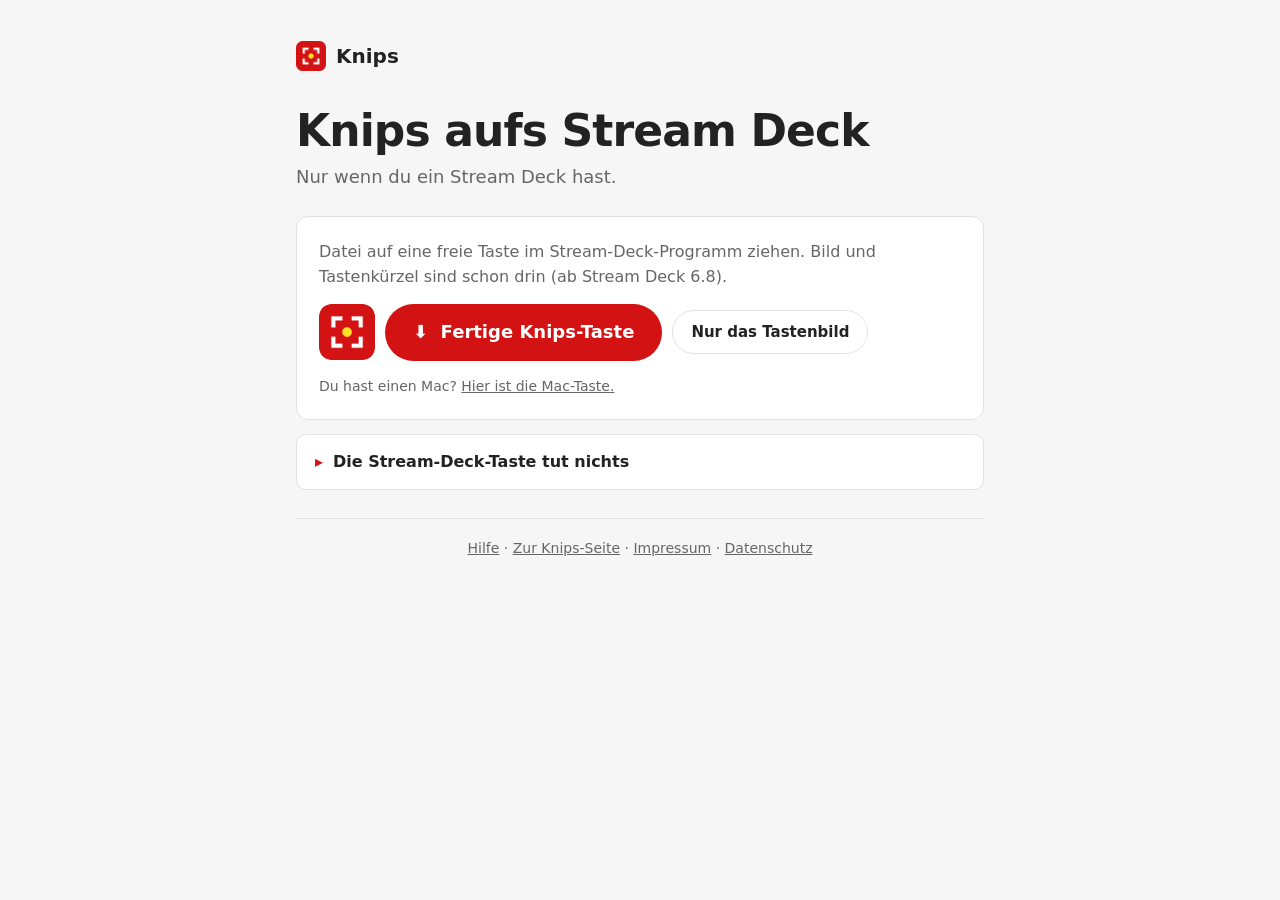
<file: streamdeck.html>
<!doctype html>
<html lang="de">
<head>
<meta charset="utf-8">
<meta name="viewport" content="width=device-width, initial-scale=1">
<title>Knips aufs Stream Deck: Screenshot mit einer Taste</title>
<meta name="description" content="So legst du Knips aufs Elgato Stream Deck: fertige Taste herunterladen, einmal hineinziehen, und jeder Screenshot ist nur noch einen Druck entfernt. Für Windows und Mac.">
<link rel="canonical" href="https://123knips.com/streamdeck.html">
<link rel="icon" href="bilder/logo.png">
<link rel="stylesheet" href="kauf.css">
</head>
<body>
<main>
  <a class="marke" href="./"><img src="bilder/logo.png" alt="">Knips</a>
  <h1>Knips aufs Stream Deck</h1>
  <p class="unter">Nur wenn du ein Stream Deck hast.</p>

  <div class="karte" id="k-win">
    <p>Datei auf eine freie Taste im Stream-Deck-Programm ziehen. Bild und Tastenkürzel sind schon drin (ab Stream Deck 6.8).</p>
    <div class="reihe">
      <img class="tastenbild" src="streamdeck/Knips-Taste-288.png" alt="Knips-Taste">
      <a class="knopf" href="streamdeck/Knips-Taste.streamDeckAction" download>⬇&nbsp; Fertige Knips-Taste</a>
      <a class="knopf zweit" href="streamdeck/Knips-Taste-288.png" download>Nur das Tastenbild</a>
    </div>
    <p class="klein" style="margin-top:14px">Du hast einen Mac? <a href="#mac" id="zum-mac">Hier ist die Mac-Taste.</a></p>
  </div>

  <div class="karte" id="k-mac" hidden>
    <h2>Die Knips-Taste für den Mac</h2>
    <p>Bild und Tastenkürzel <span class="taste">⌃</span> <span class="taste">⌥</span> <span class="taste">1</span> sind schon drin. So kommt sie auf dein Stream Deck:</p>
    <ol>
      <li>Die Mac-Taste hier herunterladen.</li>
      <li>Das Stream-Deck-Programm öffnen.</li>
      <li>Die Datei aus „Downloads“ auf eine freie Taste ziehen.</li>
    </ol>
    <div class="reihe">
      <img class="tastenbild" src="streamdeck/Knips-Taste-288.png" alt="Knips-Taste">
      <a class="knopf" href="streamdeck/Knips-Taste-Mac.streamDeckAction" download>⬇&nbsp; Knips-Taste für Mac</a>
      <a class="knopf zweit" href="streamdeck/Knips-Taste-288.png" download>Nur das Tastenbild</a>
    </div>
    <p class="klein" style="margin-top:14px">Taste drücken, Bereich ziehen, mit <span class="taste">⌘</span> + <span class="taste">V</span> einfügen. Das geht ab Stream Deck 6.8. Du bist an einem Windows-PC? <a href="#windows" id="zum-win">Hier ist die Windows-Taste.</a></p>
  </div>

  <div class="fragen" id="f-win">
    <details><summary>Die Stream-Deck-Taste tut nichts</summary>
      <p>Knips muss laufen (Symbol bei der Uhr). Die fertige Taste braucht Stream Deck ab Version 6.8. Hast du in Knips die Taste geändert, trag die neue Kombination auch im Stream Deck ein: Taste anklicken → ins Feld „Hotkey“ klicken → Kombination drücken.</p></details>
  </div>

  <div class="fragen" id="f-mac" hidden>
    <details><summary>Die Stream-Deck-Taste tut nichts</summary>
      <p>Schau zuerst, ob Knips läuft: Das Knips-Symbol muss oben in der Menüleiste sein. Dann probier <span class="taste">⌃</span> <span class="taste">⌥</span> <span class="taste">1</span> einmal auf der Tastatur. Geht es dort, darf das Stream-Deck-Programm noch keine Tasten drücken: <b>Systemeinstellungen</b> → <b>Datenschutz &amp; Sicherheit</b> → <b>Bedienungshilfen</b>, dort <b>Stream Deck</b> einschalten und das Stream-Deck-Programm neu starten.</p></details>
    <details><summary>Ich hab in Knips eine andere Taste eingestellt</summary>
      <p>Dann trag die neue Kombination auch im Stream Deck ein: Knips-Taste im Stream-Deck-Programm anklicken → ins Feld „Hotkey“ klicken → Kombination drücken.</p></details>
    <details><summary>Ich hab die Windows-Taste erwischt</summary>
      <p>Die drückt am Mac die falsche Kombination. Lösch sie im Stream-Deck-Programm und zieh die Mac-Taste drauf.</p></details>
  </div>

  <footer>
    <a href="hilfe.html">Hilfe</a> · <a href="./">Zur Knips-Seite</a> · <a href="impressum.html">Impressum</a> · <a href="datenschutz.html">Datenschutz</a>
  </footer>
</main>
<script>
  // Mac-Besucher sehen die Mac-Taste (wie auf der Danke-Seite); #mac / #windows schaltet von Hand um
  (function () {
    var $ = function (id) { return document.getElementById(id); };
    function zeigen(mac) {
      $('k-win').hidden = mac; $('f-win').hidden = mac;
      $('k-mac').hidden = !mac; $('f-mac').hidden = !mac;
    }
    var p = (navigator.userAgentData && navigator.userAgentData.platform) || navigator.platform || '';
    var istMac = /mac/i.test(p) && !(navigator.maxTouchPoints > 1);
    if (location.hash === '#mac') istMac = true;
    if (location.hash === '#windows') istMac = false;
    zeigen(istMac);
    $('zum-mac').onclick = function () { zeigen(true); };
    $('zum-win').onclick = function () { zeigen(false); };
  })();
</script>
</body>
</html>
</file>
<file: kauf.css>
/* Gemeinsamer Look für Dankeseite, Hilfe und Stream-Deck-Seite */
:root {
  --rot: #D31313; --rot-dunkel: #A80F0F;
  --text: #222; --leise: #666; --linie: #E2E2E2; --grund: #F6F6F6; --karte: #fff;
}
@media (prefers-color-scheme: dark) {
  :root { --text: #EEE; --leise: #AAA; --linie: #333; --grund: #161616; --karte: #1F1F1F; }
}
* { box-sizing: border-box; }
body { margin: 0; font-family: "Segoe UI", system-ui, -apple-system, Roboto, Arial, sans-serif;
       color: var(--text); background: var(--grund); line-height: 1.6; }
a { color: inherit; }
main { max-width: 720px; margin: 0 auto; padding: 40px 16px 32px; }
.marke { display: inline-flex; align-items: center; gap: 10px; font-weight: 700; font-size: 20px; text-decoration: none; }
.marke img { width: 30px; height: 30px; }
h1 { font-size: clamp(30px, 5vw, 44px); line-height: 1.1; margin: 28px 0 8px; letter-spacing: -.02em; }
.unter { color: var(--leise); font-size: 18px; margin: 0 0 24px; }
.karte { background: var(--karte); border: 1px solid var(--linie); border-radius: 12px; padding: 22px; margin-bottom: 14px; }
.karte h2 { margin: 0 0 6px; font-size: 20px; display: flex; align-items: center; gap: 10px; }
.nr { flex: none; width: 28px; height: 28px; border-radius: 50%; background: var(--text); color: var(--karte);
      font-size: 15px; display: inline-flex; align-items: center; justify-content: center; }
.karte p { margin: 0 0 14px; color: var(--leise); font-size: 16px; }
.karte p:last-child { margin-bottom: 0; }
.knopf { display: inline-flex; align-items: center; gap: 10px; background: var(--rot); color: #fff; text-decoration: none;
         font-weight: 700; font-size: 18px; padding: 14px 28px; border-radius: 999px; }
.knopf:hover { background: var(--rot-dunkel); }
.knopf.zweit { background: transparent; color: var(--text); border: 1px solid var(--linie); font-size: 15px; font-weight: 600; padding: 9px 18px; }
.knopf.zweit:hover { background: var(--grund); }
.klein { font-size: 14px !important; }
.film { display: block; width: 100%; height: auto; border-radius: 10px; border: 1px solid var(--linie); margin-bottom: 10px; background: var(--grund); }
.taste { font-family: Consolas, monospace; background: var(--grund); border: 1px solid var(--linie);
         border-radius: 6px; padding: 1px 7px; font-size: 14px; white-space: nowrap; }
.wert { display: grid; grid-template-columns: 130px 1fr auto; gap: 10px; align-items: center; padding: 8px 0; border-top: 1px solid var(--linie); font-size: 15px; }
.wert code { font-family: Consolas, monospace; font-size: 14px; overflow-wrap: anywhere; }
.wert button { font: inherit; font-size: 14px; padding: 5px 12px; border: 1px solid var(--linie); border-radius: 999px; background: transparent; color: var(--text); cursor: pointer; }
@media (max-width: 560px) { .wert { grid-template-columns: 1fr auto; } .wert span { grid-column: 1 / -1; } }
.gruss { display: flex; align-items: center; gap: 18px; margin: 30px 0 0; padding: 0 22px; }
.gruss > img { flex: none; width: 84px; height: 84px; border-radius: 50%; object-fit: cover; }
.gruss p { margin: 0; }
.gruss-unterschrift { display: block; width: 140px; height: auto; margin: 6px 0 4px; }
@media (prefers-color-scheme: dark) { .gruss-unterschrift { filter: brightness(2.4); } }
.gruss-text { font-size: 19px; font-weight: 600; line-height: 1.4; margin-bottom: 6px !important; }
.gruss-name { color: var(--leise); font-size: 16px; }
.zweig { color: var(--leise); font-size: 15px; text-align: center; margin: 22px 0 0; }
.reihe { display: flex; flex-wrap: wrap; gap: 10px; align-items: center; }
.tastenbild { width: 56px; height: 56px; border-radius: 12px; }
.zugabe { margin-top: 30px; padding: 28px; }
.zugabe ol, #k-mac-oeffnen ol { margin: 0 0 18px; padding-left: 22px; color: var(--leise); font-size: 16px; }
.zugabe .klein { margin-top: 14px; }
.zugabe .noch-keins { border-top: 1px solid var(--linie); margin: 18px 0 0; padding-top: 16px; }
.zugabe .noch-keins + .klein { margin-top: 6px; }
.deck { margin: 4px 0 18px; }
.deck img { display: block; width: 100%; height: auto; border: 1px solid var(--linie); border-radius: 10px; }
.deck figcaption { color: var(--leise); font-size: 14px; margin-top: 8px; }
@media (max-width: 560px) { .zugabe { padding: 22px; } }
.fragen details { background: var(--karte); border: 1px solid var(--linie); border-radius: 10px; margin-bottom: 8px; padding: 0 18px; }
.fragen summary { cursor: pointer; padding: 14px 0; font-weight: 600; list-style: none; }
.fragen summary::-webkit-details-marker { display: none; }
.fragen summary::before { content: "▸"; color: var(--rot); display: inline-block; width: 18px; transition: transform .15s; }
.fragen details[open] summary::before { transform: rotate(90deg); }
.fragen details p { margin: 0 0 14px 18px; color: var(--leise); font-size: 15px; }
footer { border-top: 1px solid var(--linie); margin-top: 28px; padding-top: 18px; color: var(--leise); font-size: 14px; text-align: center; }

.dl { display: flex; flex-wrap: wrap; gap: 10px; align-items: center; }
.dl .knopf svg { width: 18px; height: 18px; fill: currentColor; flex: none; }
#k-mac-oeffnen li { margin-bottom: 6px; }
</file>
<file: recht.css>
:root { --rot: #D31313; --text: #222; --leise: #666; --linie: #E2E2E2; --grund: #F6F6F6; --karte: #fff; }
@media (prefers-color-scheme: dark) { :root { --text: #EEE; --leise: #AAA; --linie: #333; --grund: #161616; --karte: #1F1F1F; } }
* { box-sizing: border-box; }
body { margin: 0; font-family: "Segoe UI", system-ui, -apple-system, Roboto, Arial, sans-serif; color: var(--text);
       background: var(--grund); line-height: 1.65; }
main { max-width: 760px; margin: 32px auto; padding: 28px 24px; background: var(--karte); border: 1px solid var(--linie); border-radius: 14px; }
@media (max-width: 800px) { main { margin: 0; border-radius: 0; border: 0; } }
.marke { display: inline-flex; align-items: center; gap: 10px; font-weight: 700; font-size: 18px; text-decoration: none; color: inherit; }
.marke img { width: 28px; height: 28px; }
h1 { font-size: 32px; margin: 24px 0 4px; }
h2 { font-size: 17px; margin: 26px 0 4px; }
p { margin: 0 0 10px; }
.leise { color: var(--leise); font-size: 14px; }
.kurz { background: var(--grund); border-left: 4px solid var(--rot); padding: 12px 16px; margin-top: 18px; }
a { color: var(--rot); }
.fuss { margin-top: 36px; padding-top: 14px; border-top: 1px solid var(--linie); font-size: 14px; color: var(--leise); }
.fuss a { color: var(--leise); }
</file>
